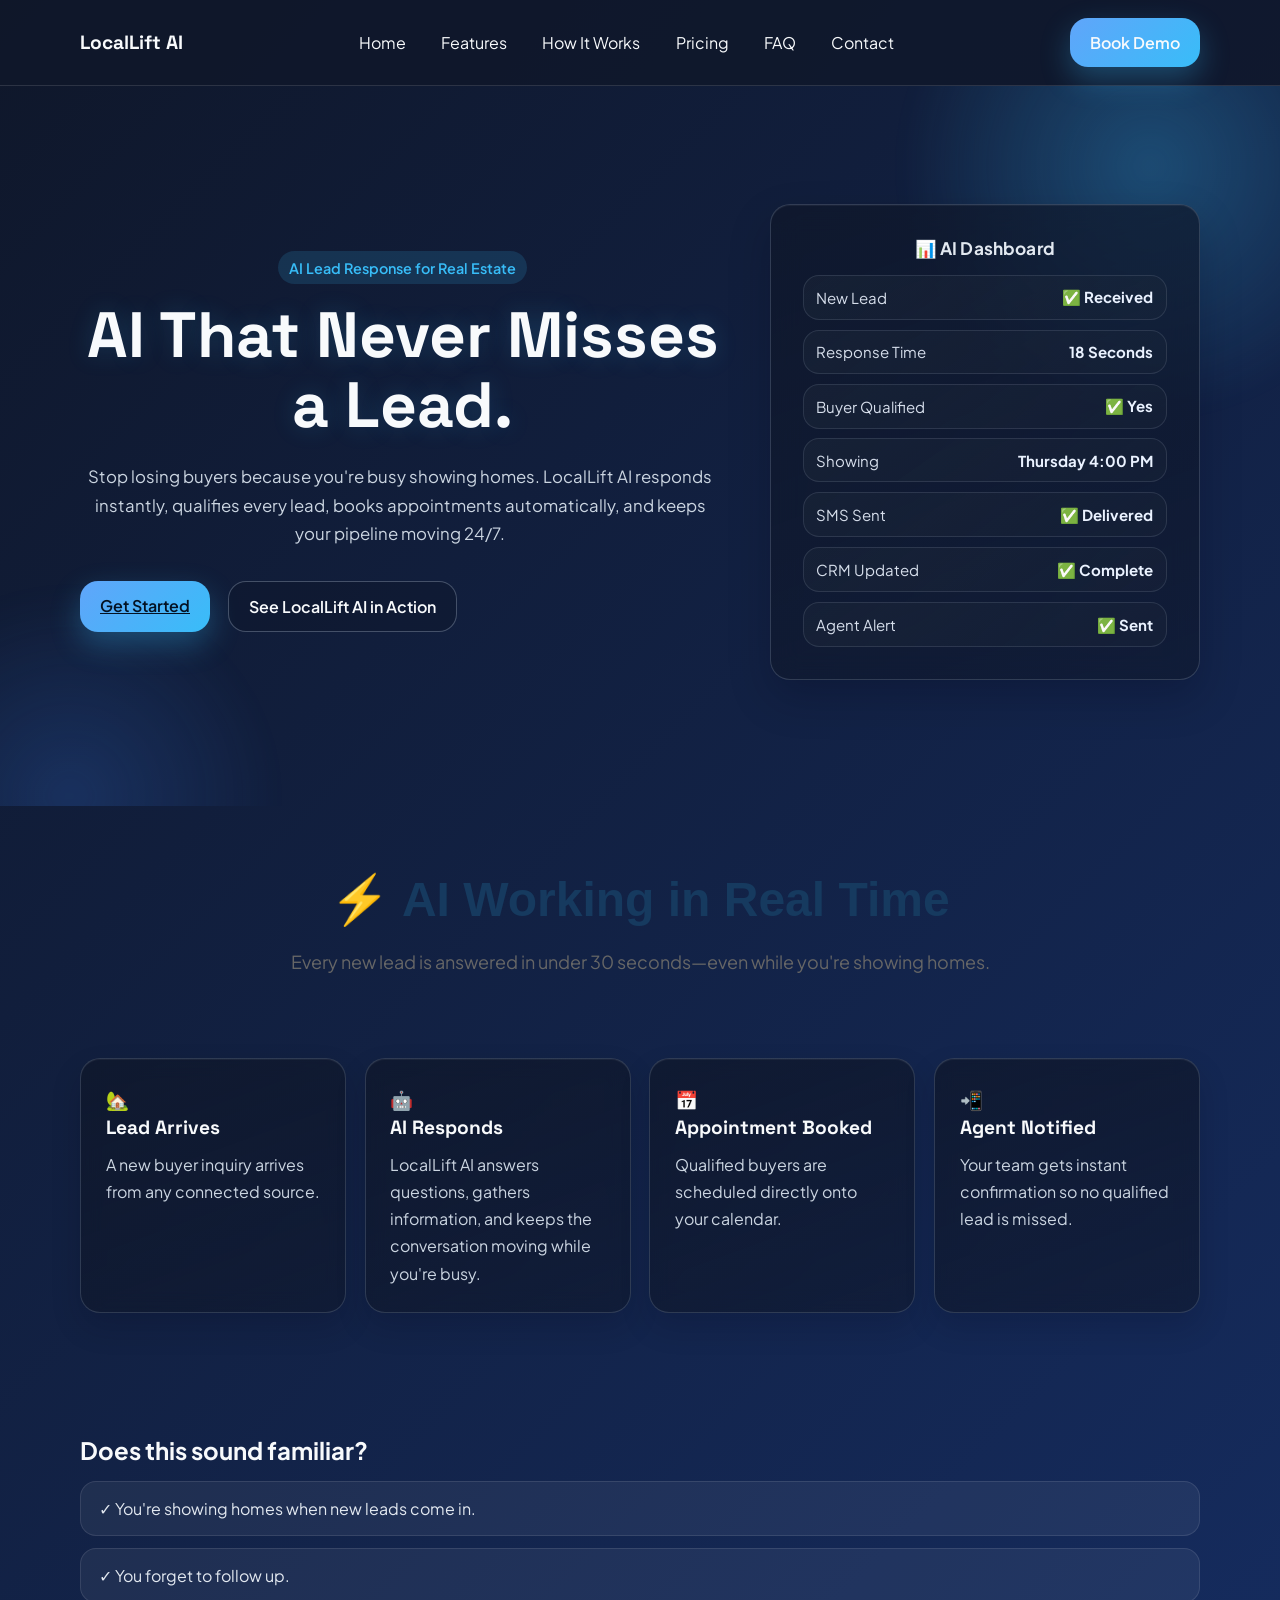
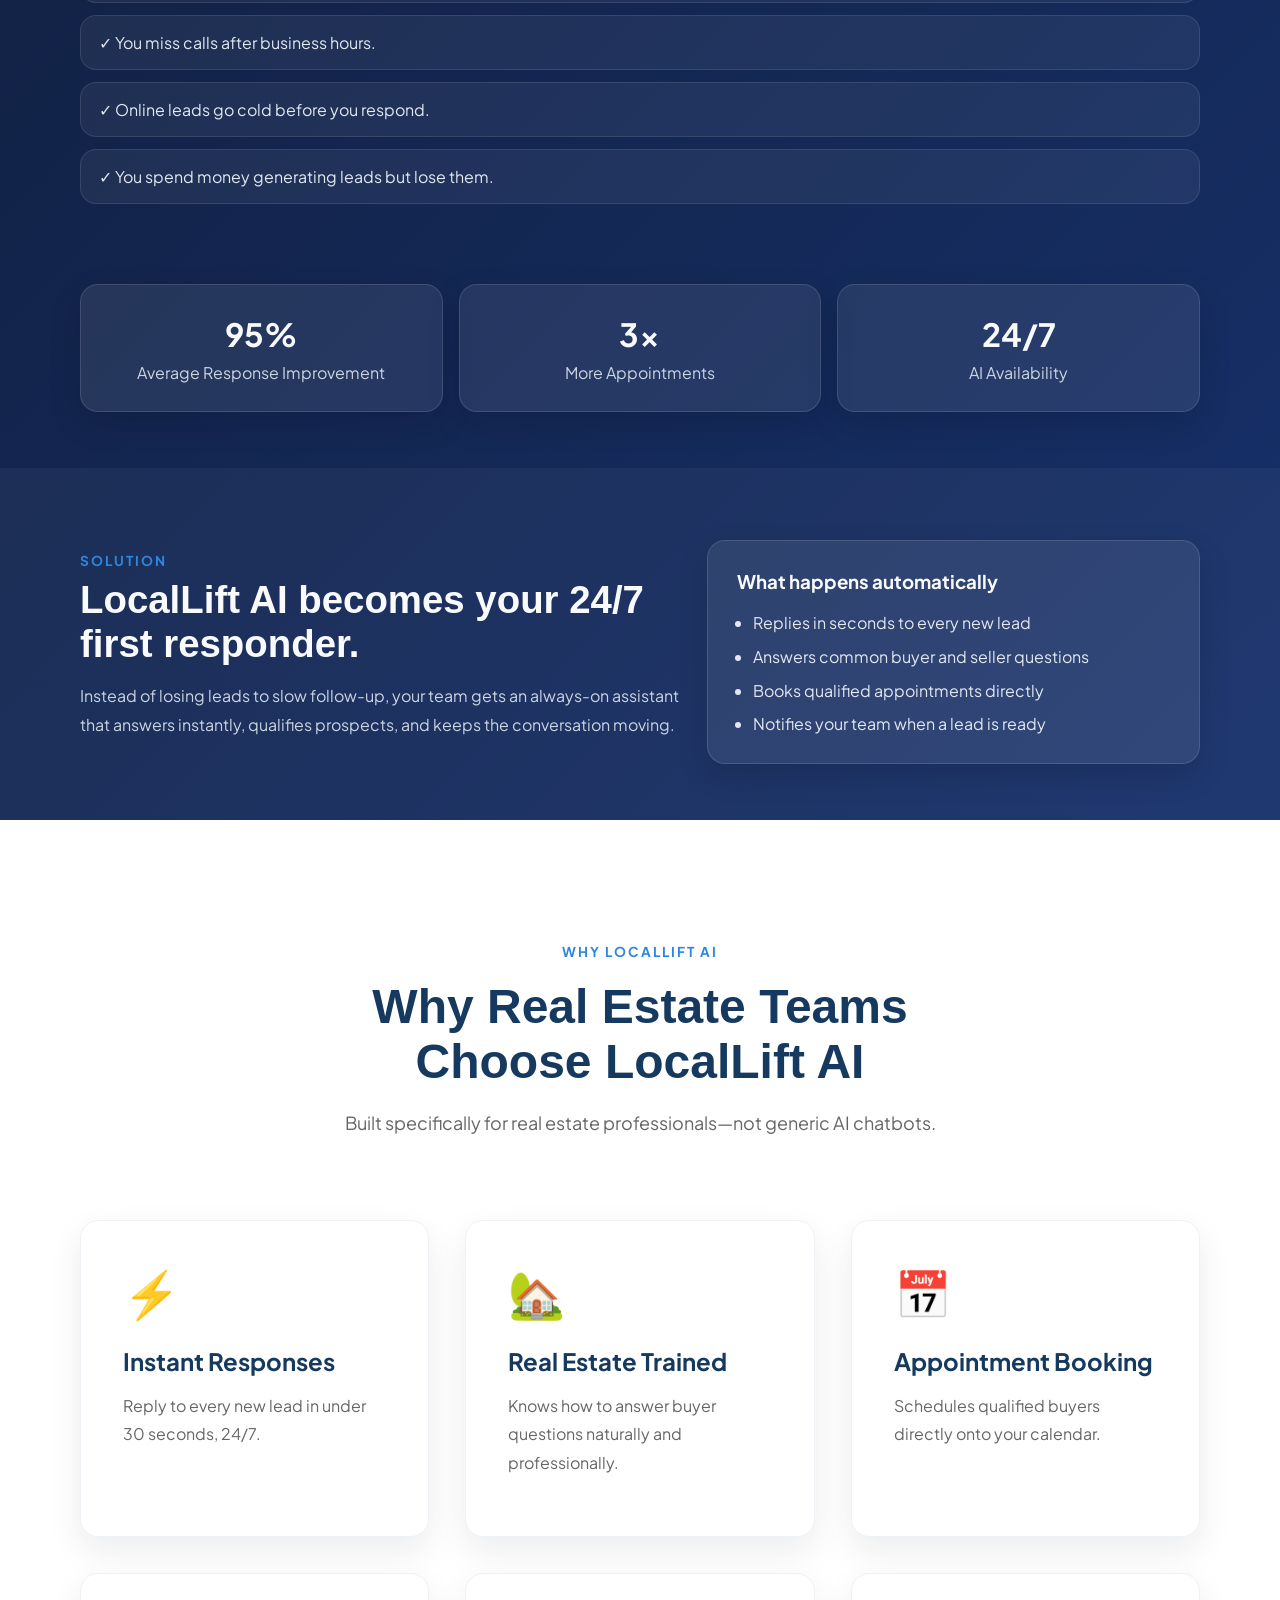
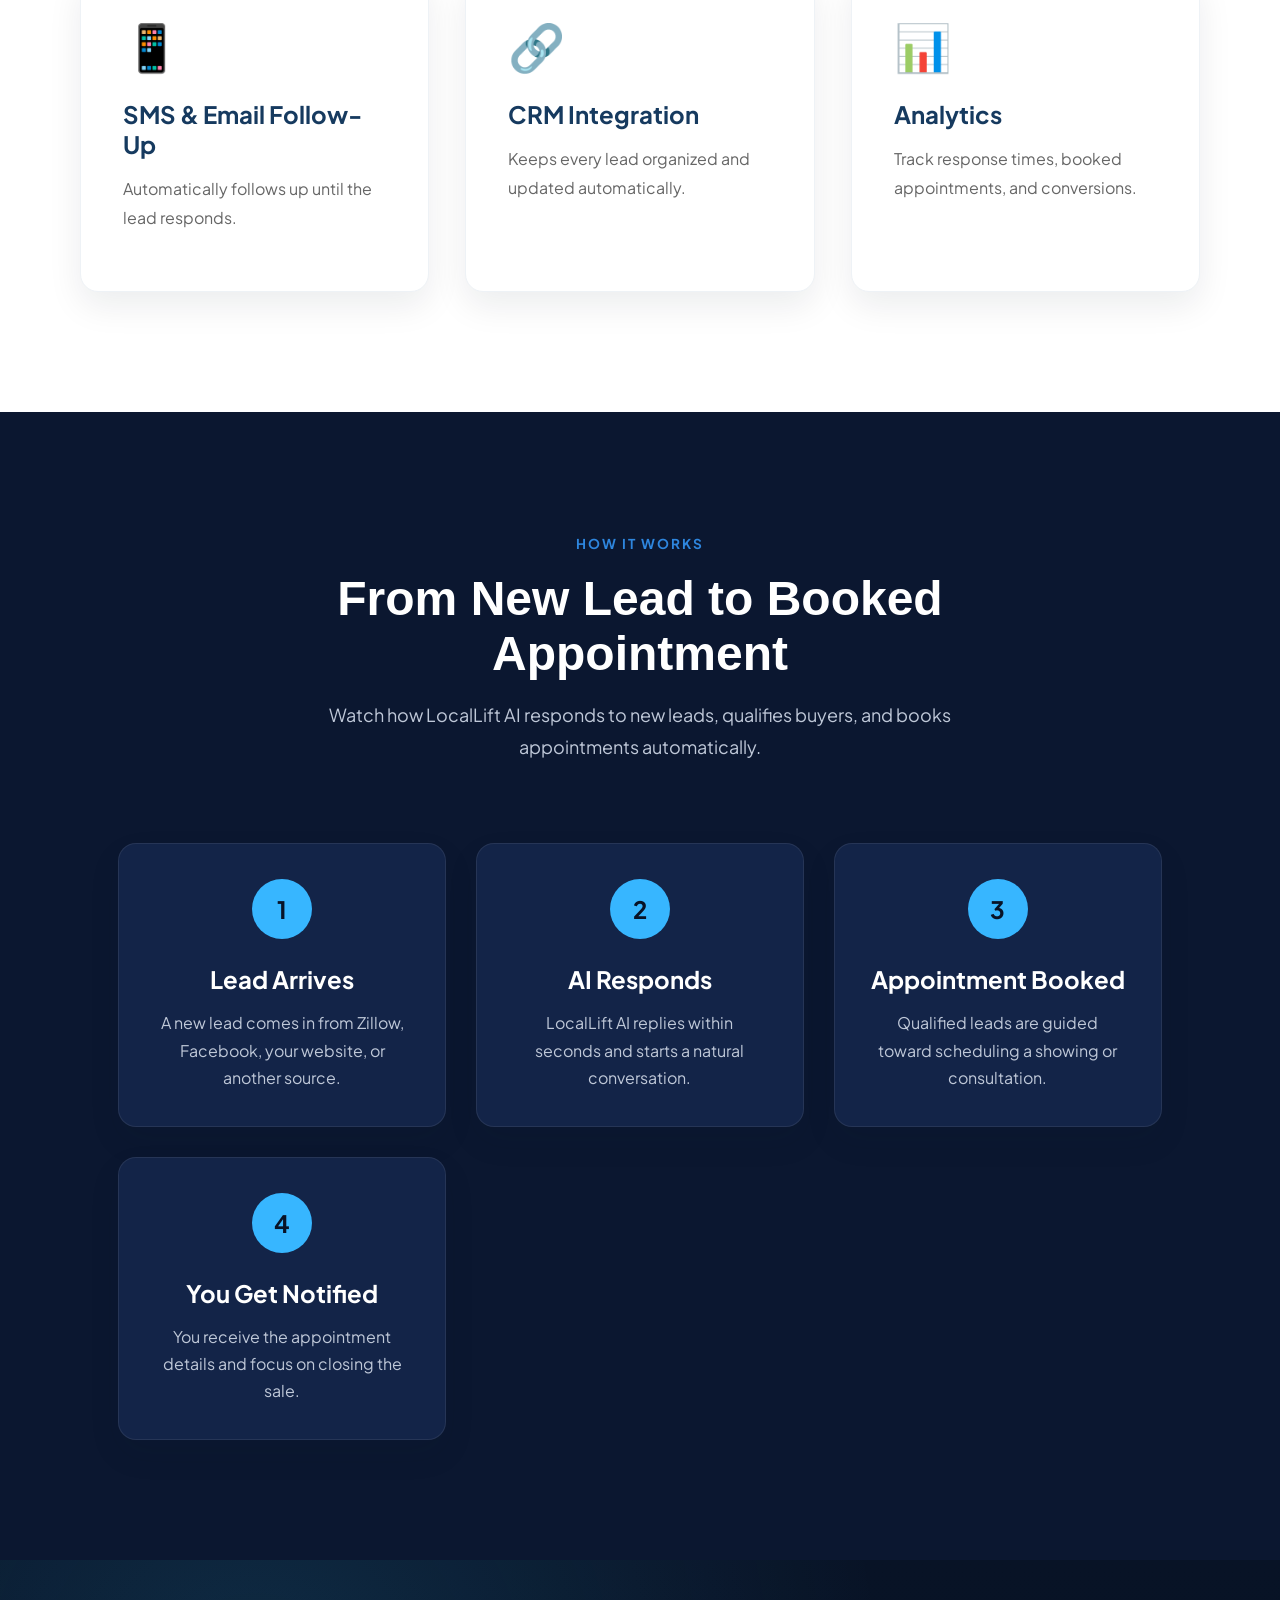
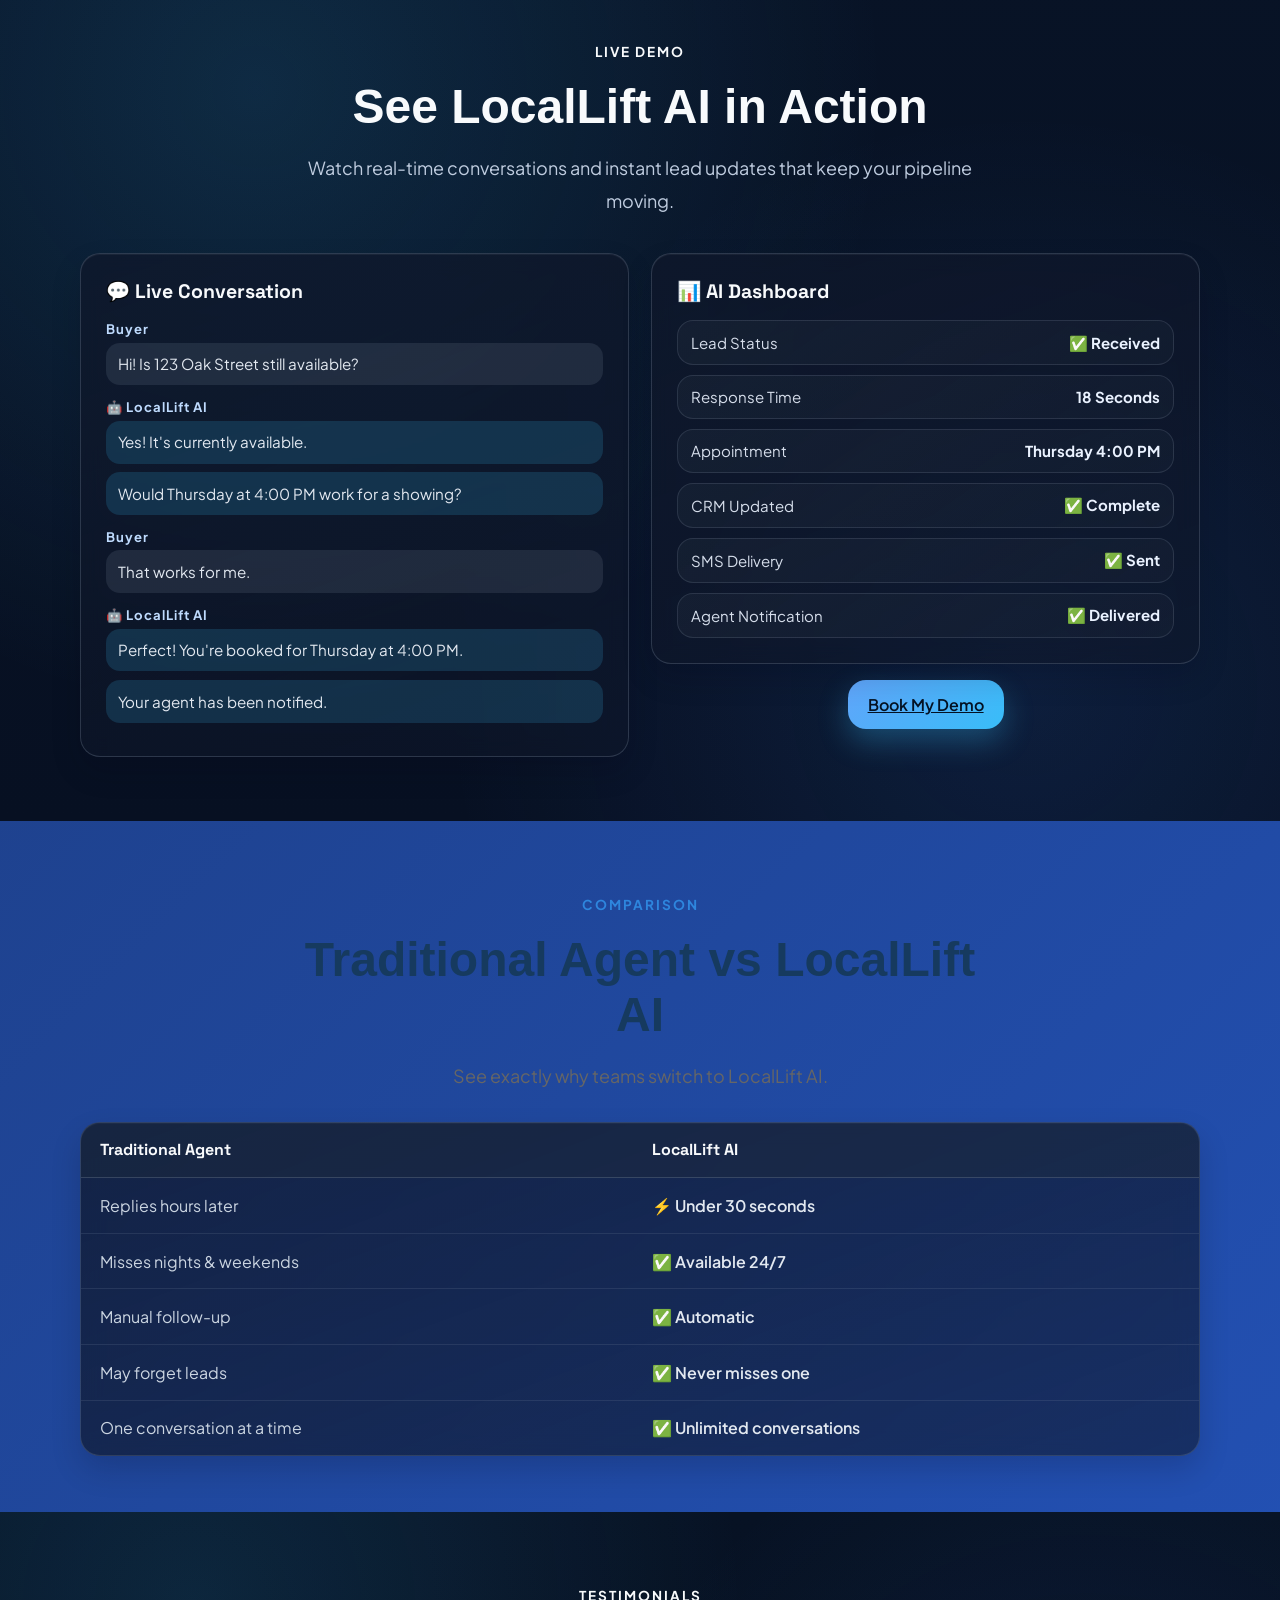
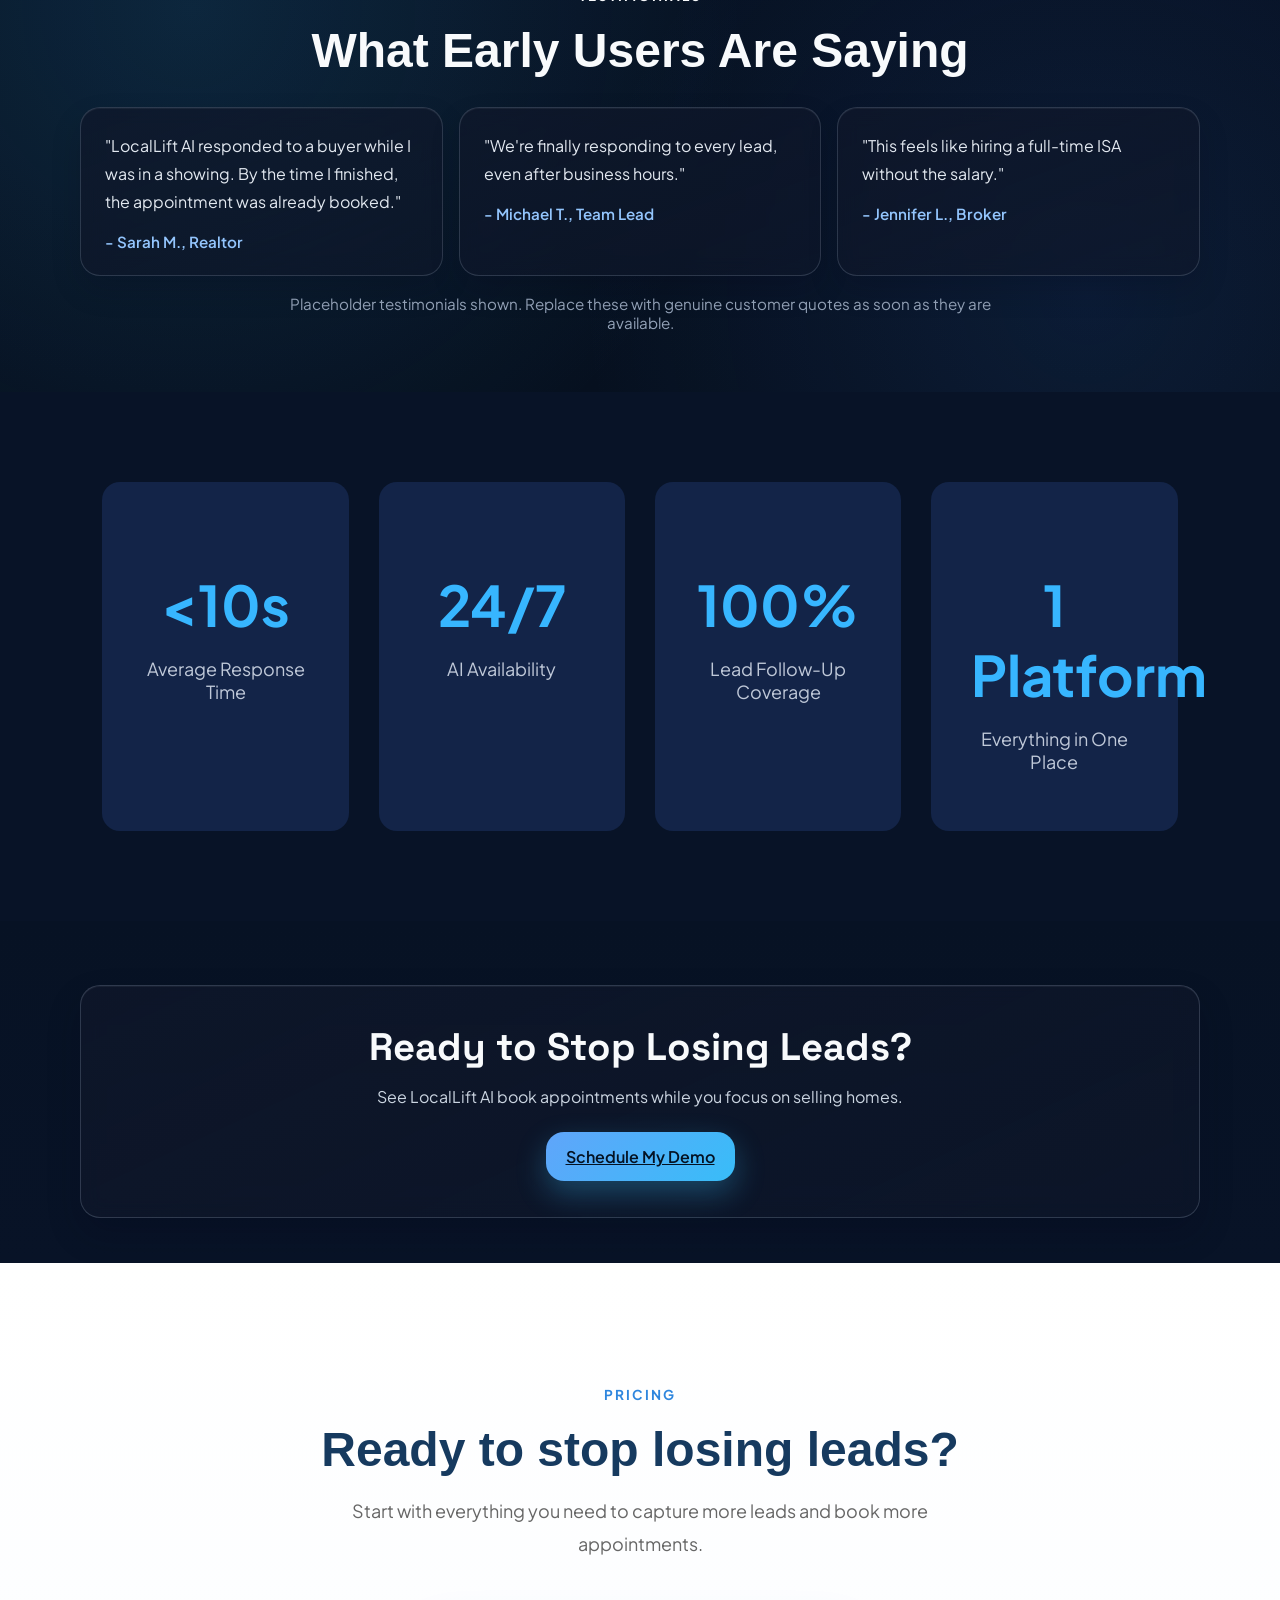
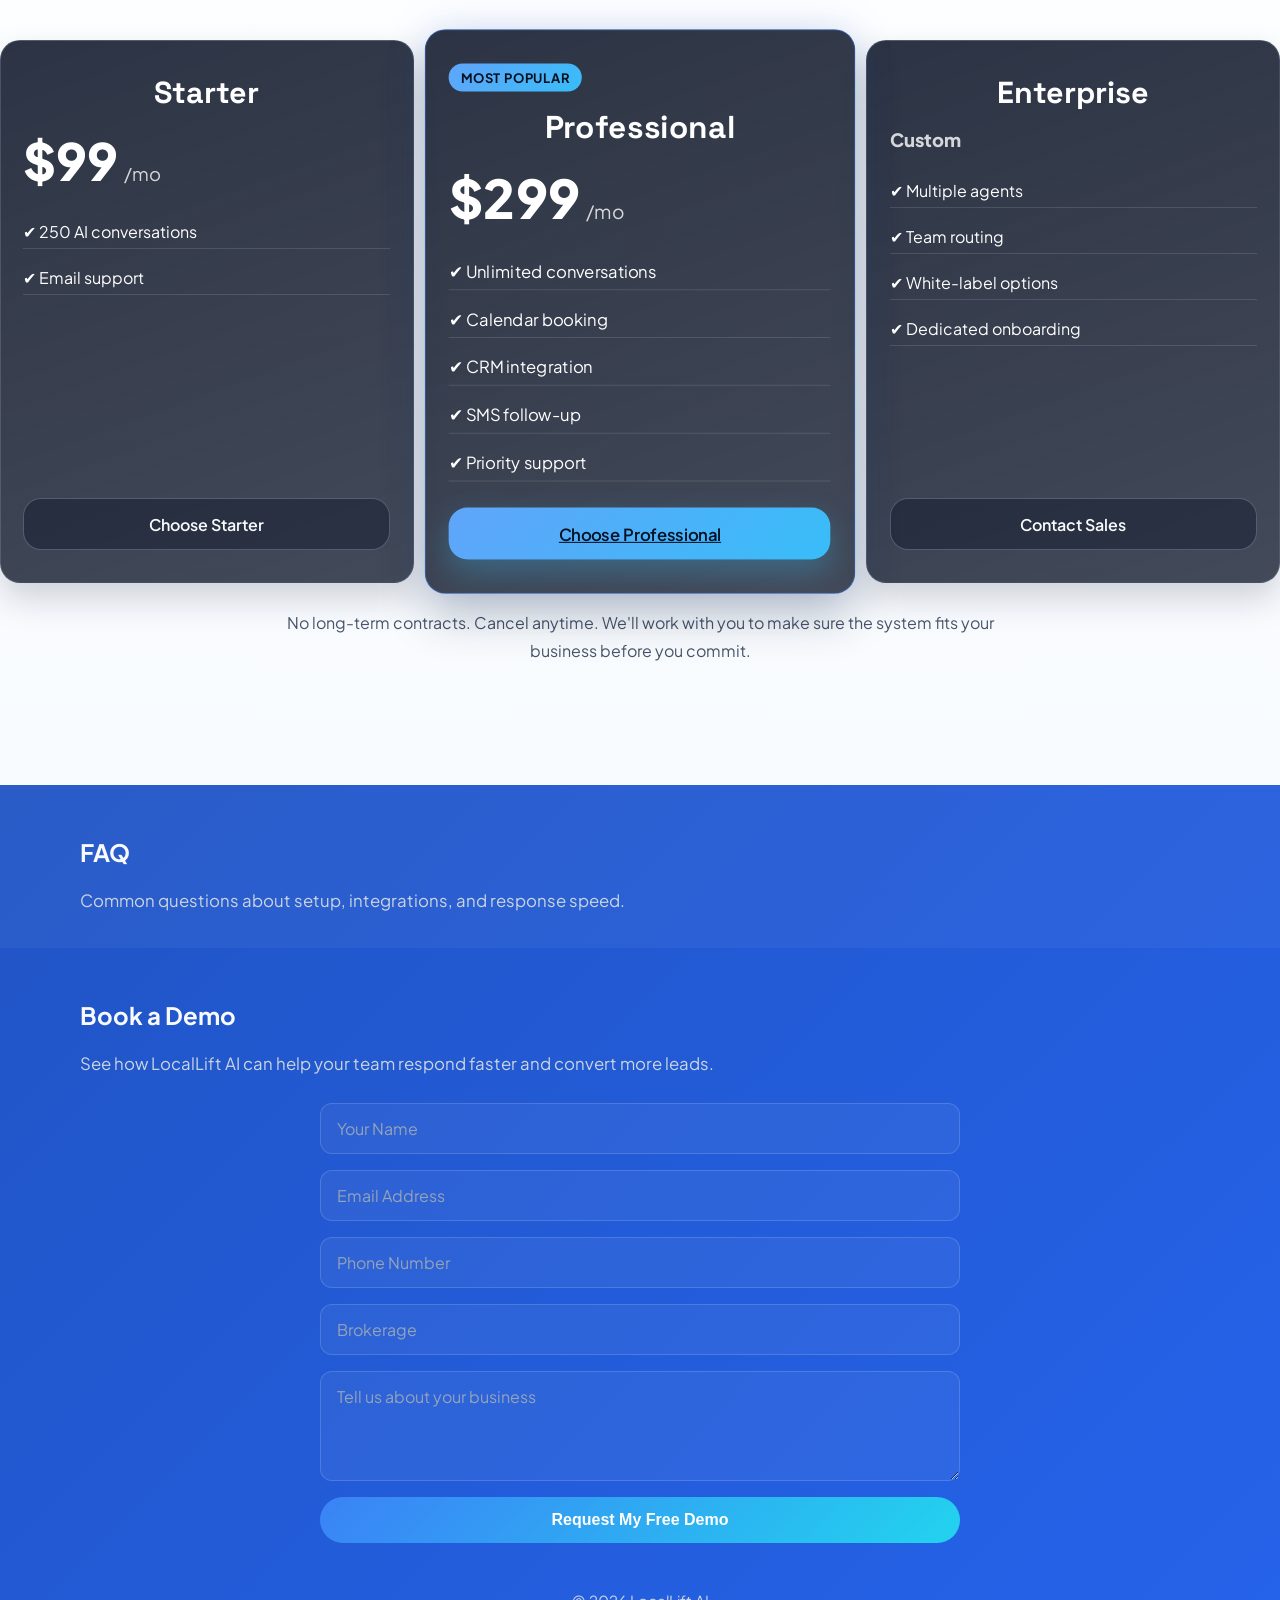
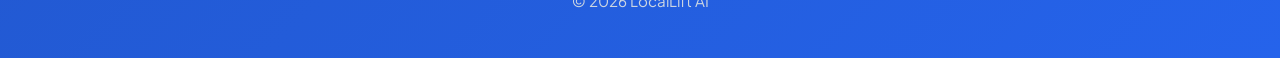
<file: index.html>
<!DOCTYPE html>
<html lang="en">
  <head>
    <meta charset="UTF-8" />
    <meta name="viewport" content="width=device-width, initial-scale=1.0" />
    <title>LocalLift AI | Never Miss Another Real Estate Opportunity</title>
    <meta
      name="description"
      content="LocalLift AI helps real estate teams capture leads faster and respond with confidence."
    />
    <link rel="stylesheet" href="css/style.css" />
    <link rel="stylesheet" href="css/how-it-works.css" />
    <link rel="stylesheet" href="css/stats.css" />
    <link rel="stylesheet" href="css/footer.css" />
    <link rel="preconnect" href="https://fonts.googleapis.com" />
    <link rel="preconnect" href="https://fonts.gstatic.com" crossorigin />
    <link
      href="https://fonts.googleapis.com/css2?family=Plus+Jakarta+Sans:wght@400;500;600;700;800&family=Space+Grotesk:wght@600;700&display=swap"
      rel="stylesheet"
    />
  </head>
  <body>
    <header class="navbar">
      <div class="container">
        <div class="logo">LocalLift AI</div>

        <nav>
          <a href="#hero">Home</a>
          <a href="#features">Features</a>
          <a href="#how-it-works">How It Works</a>
          <a href="#pricing">Pricing</a>
          <a href="#faq">FAQ</a>
          <a href="#contact">Contact</a>
        </nav>

        <a href="contact.html" class="btn-nav">Book Demo</a>
      </div>
    </header>

    <section id="hero" class="hero">
      <div class="container hero-grid">
        <div class="hero-content">
          <span class="badge">AI Lead Response for Real Estate</span>
          <h1>AI That Never Misses a Lead.</h1>
          <p>
            Stop losing buyers because you're busy showing homes. LocalLift AI responds
            instantly, qualifies every lead, books appointments automatically, and keeps
            your pipeline moving 24/7.
          </p>

          <div class="hero-buttons">
            <a href="#" class="btn-primary">Get Started</a>
            <a href="#" class="btn-secondary">See LocalLift AI in Action</a>
          </div>
        </div>

        <div class="hero-card">
          <h4 class="conversation-title">📊 AI Dashboard</h4>
          <div class="dashboard-rows">
            <div class="dashboard-row">
              <span>New Lead</span>
              <strong>✅ Received</strong>
            </div>
            <div class="dashboard-row">
              <span>Response Time</span>
              <strong>18 Seconds</strong>
            </div>
            <div class="dashboard-row">
              <span>Buyer Qualified</span>
              <strong>✅ Yes</strong>
            </div>
            <div class="dashboard-row">
              <span>Showing</span>
              <strong>Thursday 4:00 PM</strong>
            </div>
            <div class="dashboard-row">
              <span>SMS Sent</span>
              <strong>✅ Delivered</strong>
            </div>
            <div class="dashboard-row">
              <span>CRM Updated</span>
              <strong>✅ Complete</strong>
            </div>
            <div class="dashboard-row">
              <span>Agent Alert</span>
              <strong>✅ Sent</strong>
            </div>
          </div>
        </div>
      </div>
    </section>

    <section id="how-locallift-works" class="workflow-section">
      <div class="container">
        <div class="section-title workflow-title">
          <h2>⚡ AI Working in Real Time</h2>
          <p class="workflow-intro">
            Every new lead is answered in under 30 seconds—even while you're showing homes.
          </p>
        </div>
        <div class="workflow-grid">
          <article class="workflow-card step-card">
            <p class="workflow-meta">🏡</p>
            <h3>Lead Arrives</h3>
            <p>A new buyer inquiry arrives from any connected source.</p>
          </article>
          <article class="workflow-card step-card">
            <p class="workflow-meta">🤖</p>
            <h3>AI Responds</h3>
            <p>
              LocalLift AI answers questions, gathers information, and keeps the conversation
              moving while you're busy.
            </p>
          </article>
          <article class="workflow-card step-card">
            <p class="workflow-meta">📅</p>
            <h3>Appointment Booked</h3>
            <p>Qualified buyers are scheduled directly onto your calendar.</p>
          </article>
          <article class="workflow-card step-card">
            <p class="workflow-meta">📲</p>
            <h3>Agent Notified</h3>
            <p>Your team gets instant confirmation so no qualified lead is missed.</p>
          </article>
        </div>
      </div>
    </section>

    <section id="problem" class="problem">
      <div class="container">
        <h2>Does this sound familiar?</h2>
        <ul>
          <li>✓ You're showing homes when new leads come in.</li>
          <li>✓ You forget to follow up.</li>
          <li>✓ You miss calls after business hours.</li>
          <li>✓ Online leads go cold before you respond.</li>
          <li>✓ You spend money generating leads but lose them.</li>
        </ul>
      </div>
    </section>

    <section class="stats-section">
      <div class="container stats-grid">
        <div class="stat-card">
          <h3>95%</h3>
          <p>Average Response Improvement</p>
        </div>
        <div class="stat-card">
          <h3>3×</h3>
          <p>More Appointments</p>
        </div>
        <div class="stat-card">
          <h3>24/7</h3>
          <p>AI Availability</p>
        </div>
      </div>
    </section>

    <section id="solution" class="solution-section">
      <div class="container solution-grid">
        <div class="solution-copy">
          <span class="eyebrow">SOLUTION</span>
          <h2>LocalLift AI becomes your 24/7 first responder.</h2>
          <p>
            Instead of losing leads to slow follow-up, your team gets an always-on assistant
            that answers instantly, qualifies prospects, and keeps the conversation moving.
          </p>
        </div>

        <div class="solution-card">
          <h3>What happens automatically</h3>
          <ul>
            <li>Replies in seconds to every new lead</li>
            <li>Answers common buyer and seller questions</li>
            <li>Books qualified appointments directly</li>
            <li>Notifies your team when a lead is ready</li>
          </ul>
        </div>
      </div>
    </section>

    <section id="features" class="features">
      <div class="container">
        <div class="section-title">
          <span>WHY LOCALLIFT AI</span>
          <h2>Why Real Estate Teams Choose LocalLift AI</h2>
          <p>
            Built specifically for real estate professionals—not generic AI chatbots.
          </p>
        </div>

        <div class="feature-grid">
          <div class="feature-card">
            <div class="icon">⚡</div>
            <h3>Instant Responses</h3>
            <p>Reply to every new lead in under 30 seconds, 24/7.</p>
          </div>

          <div class="feature-card">
            <div class="icon">🏡</div>
            <h3>Real Estate Trained</h3>
            <p>Knows how to answer buyer questions naturally and professionally.</p>
          </div>

          <div class="feature-card">
            <div class="icon">📅</div>
            <h3>Appointment Booking</h3>
            <p>Schedules qualified buyers directly onto your calendar.</p>
          </div>

          <div class="feature-card">
            <div class="icon">📱</div>
            <h3>SMS &amp; Email Follow-Up</h3>
            <p>Automatically follows up until the lead responds.</p>
          </div>

          <div class="feature-card">
            <div class="icon">🔗</div>
            <h3>CRM Integration</h3>
            <p>Keeps every lead organized and updated automatically.</p>
          </div>

          <div class="feature-card">
            <div class="icon">📊</div>
            <h3>Analytics</h3>
            <p>Track response times, booked appointments, and conversions.</p>
          </div>
        </div>
      </div>
    </section>

    <section id="how-it-works" class="how-it-works">
      <div class="container">
        <div class="section-title">
          <span>HOW IT WORKS</span>
          <h2>From New Lead to Booked Appointment</h2>
          <p>
            Watch how LocalLift AI responds to new leads, qualifies buyers, and books
            appointments automatically.
          </p>
        </div>

        <div class="steps">
          <div class="step">
            <div class="step-number">1</div>
            <h3>Lead Arrives</h3>
            <p>A new lead comes in from Zillow, Facebook, your website, or another source.</p>
          </div>

          <div class="step">
            <div class="step-number">2</div>
            <h3>AI Responds</h3>
            <p>LocalLift AI replies within seconds and starts a natural conversation.</p>
          </div>

          <div class="step">
            <div class="step-number">3</div>
            <h3>Appointment Booked</h3>
            <p>Qualified leads are guided toward scheduling a showing or consultation.</p>
          </div>

          <div class="step">
            <div class="step-number">4</div>
            <h3>You Get Notified</h3>
            <p>You receive the appointment details and focus on closing the sale.</p>
          </div>
        </div>
      </div>
    </section>

    <section id="live-demo" class="action-section">
      <div class="container">
        <div class="section-title action-title">
          <span>LIVE DEMO</span>
          <h2>See LocalLift AI in Action</h2>
          <p>
            Watch real-time conversations and instant lead updates that keep your pipeline
            moving.
          </p>
        </div>

        <div class="action-grid">
          <article class="action-card conversation-card">
            <h3>💬 Live Conversation</h3>

            <p class="chat-speaker">Buyer</p>
            <p class="chat-line">Hi! Is 123 Oak Street still available?</p>

            <p class="chat-speaker">🤖 LocalLift AI</p>
            <p class="chat-line ai-reply">Yes! It's currently available.</p>
            <p class="chat-line ai-reply">Would Thursday at 4:00 PM work for a showing?</p>

            <p class="chat-speaker">Buyer</p>
            <p class="chat-line">That works for me.</p>

            <p class="chat-speaker">🤖 LocalLift AI</p>
            <p class="chat-line ai-reply">Perfect! You're booked for Thursday at 4:00 PM.</p>
            <p class="chat-line ai-reply">Your agent has been notified.</p>
          </article>

          <div class="action-panel">
            <article class="action-card dashboard-card">
              <h3>📊 AI Dashboard</h3>
              <div class="dashboard-rows">
                <div class="dashboard-row">
                  <span>Lead Status</span>
                  <strong>✅ Received</strong>
                </div>
                <div class="dashboard-row">
                  <span>Response Time</span>
                  <strong>18 Seconds</strong>
                </div>
                <div class="dashboard-row">
                  <span>Appointment</span>
                  <strong>Thursday 4:00 PM</strong>
                </div>
                <div class="dashboard-row">
                  <span>CRM Updated</span>
                  <strong>✅ Complete</strong>
                </div>
                <div class="dashboard-row">
                  <span>SMS Delivery</span>
                  <strong>✅ Sent</strong>
                </div>
                <div class="dashboard-row">
                  <span>Agent Notification</span>
                  <strong>✅ Delivered</strong>
                </div>
              </div>
            </article>

            <div class="action-cta-wrap">
              <a href="demo.html" class="btn-primary">Book My Demo</a>
            </div>
          </div>
        </div>
      </div>
    </section>

    <section id="comparison" class="comparison-section">
      <div class="container">
        <div class="section-title comparison-title">
          <span>COMPARISON</span>
          <h2>Traditional Agent vs LocalLift AI</h2>
          <p>See exactly why teams switch to LocalLift AI.</p>
        </div>

        <div class="comparison-table-wrap">
          <table class="comparison-table" aria-label="Traditional Agent versus LocalLift AI">
            <thead>
              <tr>
                <th>Traditional Agent</th>
                <th>LocalLift AI</th>
              </tr>
            </thead>
            <tbody>
              <tr>
                <td>Replies hours later</td>
                <td>⚡ Under 30 seconds</td>
              </tr>
              <tr>
                <td>Misses nights &amp; weekends</td>
                <td>✅ Available 24/7</td>
              </tr>
              <tr>
                <td>Manual follow-up</td>
                <td>✅ Automatic</td>
              </tr>
              <tr>
                <td>May forget leads</td>
                <td>✅ Never misses one</td>
              </tr>
              <tr>
                <td>One conversation at a time</td>
                <td>✅ Unlimited conversations</td>
              </tr>
            </tbody>
          </table>
        </div>
      </div>
    </section>

    <section id="testimonials" class="testimonials-section">
      <div class="container">
        <div class="section-title testimonials-title">
          <span>TESTIMONIALS</span>
          <h2>What Early Users Are Saying</h2>
        </div>

        <div class="testimonials-grid">
          <article class="testimonial-card">
            <p class="testimonial-quote">
              "LocalLift AI responded to a buyer while I was in a showing. By the time I
              finished, the appointment was already booked."
            </p>
            <p class="testimonial-author">- Sarah M., Realtor</p>
          </article>

          <article class="testimonial-card">
            <p class="testimonial-quote">
              "We're finally responding to every lead, even after business hours."
            </p>
            <p class="testimonial-author">- Michael T., Team Lead</p>
          </article>

          <article class="testimonial-card">
            <p class="testimonial-quote">
              "This feels like hiring a full-time ISA without the salary."
            </p>
            <p class="testimonial-author">- Jennifer L., Broker</p>
          </article>
        </div>

        <p class="testimonial-note">
          Placeholder testimonials shown. Replace these with genuine customer quotes as soon as
          they are available.
        </p>
      </div>
    </section>

    <section class="stats">
      <div class="stat">
        <h2>&lt;10s</h2>
        <p>Average Response Time</p>
      </div>

      <div class="stat">
        <h2>24/7</h2>
        <p>AI Availability</p>
      </div>

      <div class="stat">
        <h2>100%</h2>
        <p>Lead Follow-Up Coverage</p>
      </div>

      <div class="stat">
        <h2>1 Platform</h2>
        <p>Everything in One Place</p>
      </div>
    </section>

    <section id="pre-pricing-cta" class="cta-banner-section">
      <div class="container">
        <div class="cta-banner-card">
          <h2>Ready to Stop Losing Leads?</h2>
          <p>See LocalLift AI book appointments while you focus on selling homes.</p>
          <a href="contact.html" class="btn-primary">Schedule My Demo</a>
        </div>
      </div>
    </section>

    <section id="pricing" class="pricing">
      <div class="section-title">
        <span>PRICING</span>
        <h2>Ready to stop losing leads?</h2>
        <p>Start with everything you need to capture more leads and book more appointments.</p>
      </div>

      <div class="pricing-grid">
        <article class="pricing-plan">
          <h3>Starter</h3>
          <div class="price">
            <span class="amount">$99</span>
            <span class="month">/mo</span>
          </div>
          <ul>
            <li>✔ 250 AI conversations</li>
            <li>✔ Email support</li>
          </ul>
          <a href="contact.html" class="btn-secondary">Choose Starter</a>
        </article>

        <article class="pricing-plan featured-plan">
          <p class="plan-badge">Most Popular</p>
          <h3>Professional</h3>
          <div class="price">
            <span class="amount">$299</span>
            <span class="month">/mo</span>
          </div>
          <ul>
            <li>✔ Unlimited conversations</li>
            <li>✔ Calendar booking</li>
            <li>✔ CRM integration</li>
            <li>✔ SMS follow-up</li>
            <li>✔ Priority support</li>
          </ul>
          <a href="contact.html" class="btn-primary">Choose Professional</a>
        </article>

        <article class="pricing-plan">
          <h3>Enterprise</h3>
          <div class="price">
            <span class="amount">Custom</span>
          </div>
          <ul>
            <li>✔ Multiple agents</li>
            <li>✔ Team routing</li>
            <li>✔ White-label options</li>
            <li>✔ Dedicated onboarding</li>
          </ul>
          <a href="contact.html" class="btn-secondary">Contact Sales</a>
        </article>
      </div>

      <div class="pricing-note">
        <p>
          No long-term contracts. Cancel anytime. We'll work with you to make sure the system
          fits your business before you commit.
        </p>
      </div>
    </section>

    <section id="faq" class="content-section alt">
      <div class="container">
        <h2>FAQ</h2>
        <p>Common questions about setup, integrations, and response speed.</p>
      </div>
    </section>

    <section id="contact" class="content-section">
      <div class="container">
        <h2>Book a Demo</h2>
        <p>See how LocalLift AI can help your team respond faster and convert more leads.</p>
        <form>
          <input type="text" placeholder="Your Name" />

          <input type="email" placeholder="Email Address" />

          <input type="tel" placeholder="Phone Number" />

          <input type="text" placeholder="Brokerage" />

          <textarea placeholder="Tell us about your business"></textarea>

          <button type="submit">Request My Free Demo</button>
        </form>
      </div>
    </section>

    <footer class="footer">
      <div class="container">© 2026 LocalLift AI</div>
    </footer>

    <script src="js/script.js"></script>
  </body>
</html>
</file>
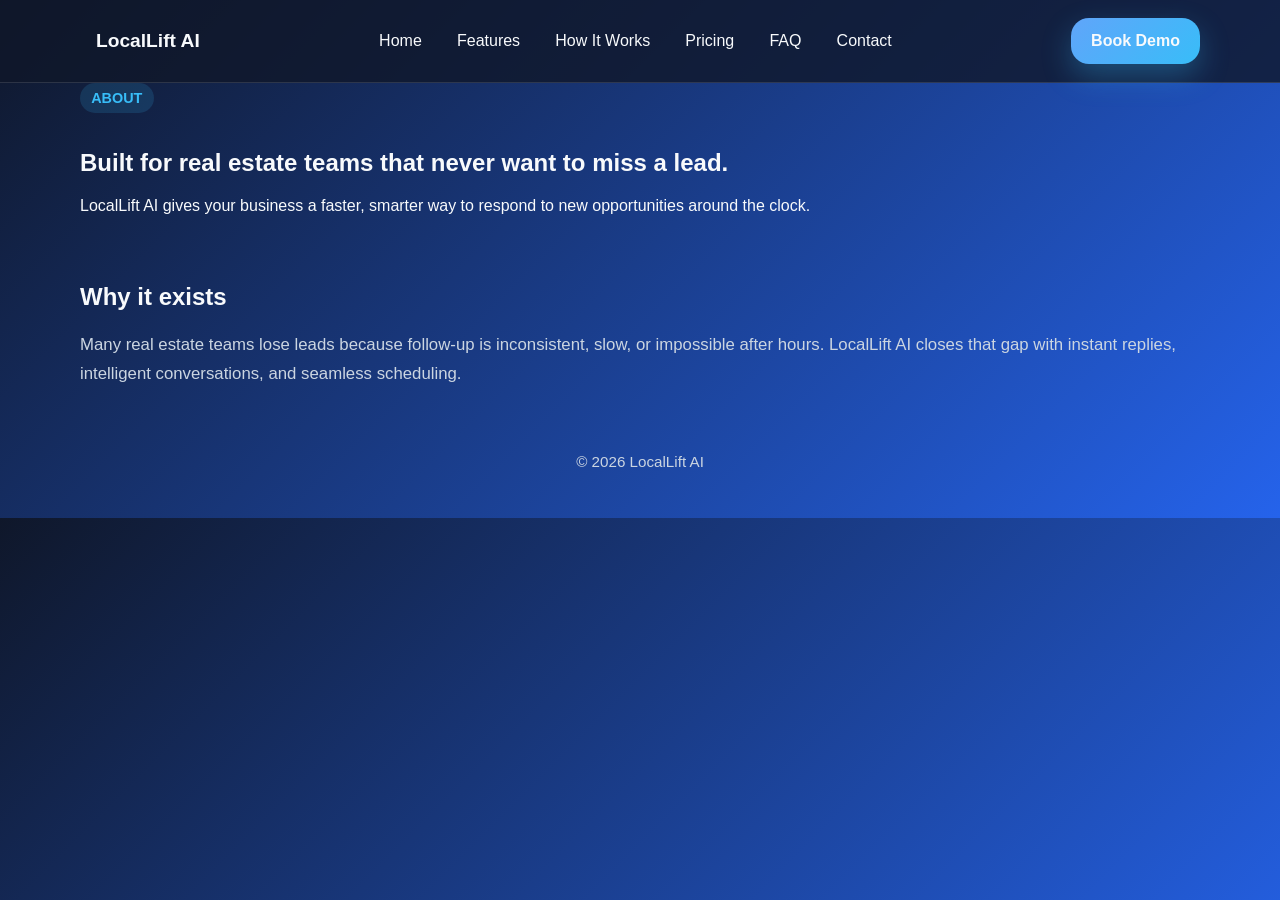
<file: about.html>
<!DOCTYPE html>
<html lang="en">
  <head>
    <meta charset="UTF-8" />
    <meta name="viewport" content="width=device-width, initial-scale=1.0" />
    <title>About | LocalLift AI</title>
    <meta name="description" content="Learn how LocalLift AI helps real estate teams respond faster and convert more leads." />
    <link rel="stylesheet" href="css/style.css" />
    <link rel="stylesheet" href="css/responsive.css" />
    <link rel="stylesheet" href="css/animations.css" />
    <link rel="preconnect" href="https://fonts.googleapis.com" />
    <link rel="preconnect" href="https://fonts.gstatic.com" crossorigin />
    <link href="https://fonts.googleapis.com/css2?family=Inter:wght@400;500;600;700&family=Poppins:wght@600;700;800&display=swap" rel="stylesheet" />
  </head>
  <body>
    <header class="navbar">
      <div class="container">
        <a href="index.html" class="logo">LocalLift AI</a>
        <nav>
          <a href="index.html">Home</a>
          <a href="index.html#features">Features</a>
          <a href="index.html#how-it-works">How It Works</a>
          <a href="index.html#pricing">Pricing</a>
          <a href="index.html#faq">FAQ</a>
          <a href="index.html#contact">Contact</a>
        </nav>
        <a href="contact.html" class="btn-nav">Book Demo</a>
      </div>
    </header>

    <main>
      <section class="page-hero">
        <div class="container">
          <span class="badge">ABOUT</span>
          <h1>Built for real estate teams that never want to miss a lead.</h1>
          <p>LocalLift AI gives your business a faster, smarter way to respond to new opportunities around the clock.</p>
        </div>
      </section>

      <section class="content-section">
        <div class="container">
          <h2>Why it exists</h2>
          <p>Many real estate teams lose leads because follow-up is inconsistent, slow, or impossible after hours. LocalLift AI closes that gap with instant replies, intelligent conversations, and seamless scheduling.</p>
        </div>
      </section>
    </main>

    <footer class="footer">
      <div class="container">© 2026 LocalLift AI</div>
    </footer>

    <script src="js/script.js"></script>
  </body>
</html>
</file>
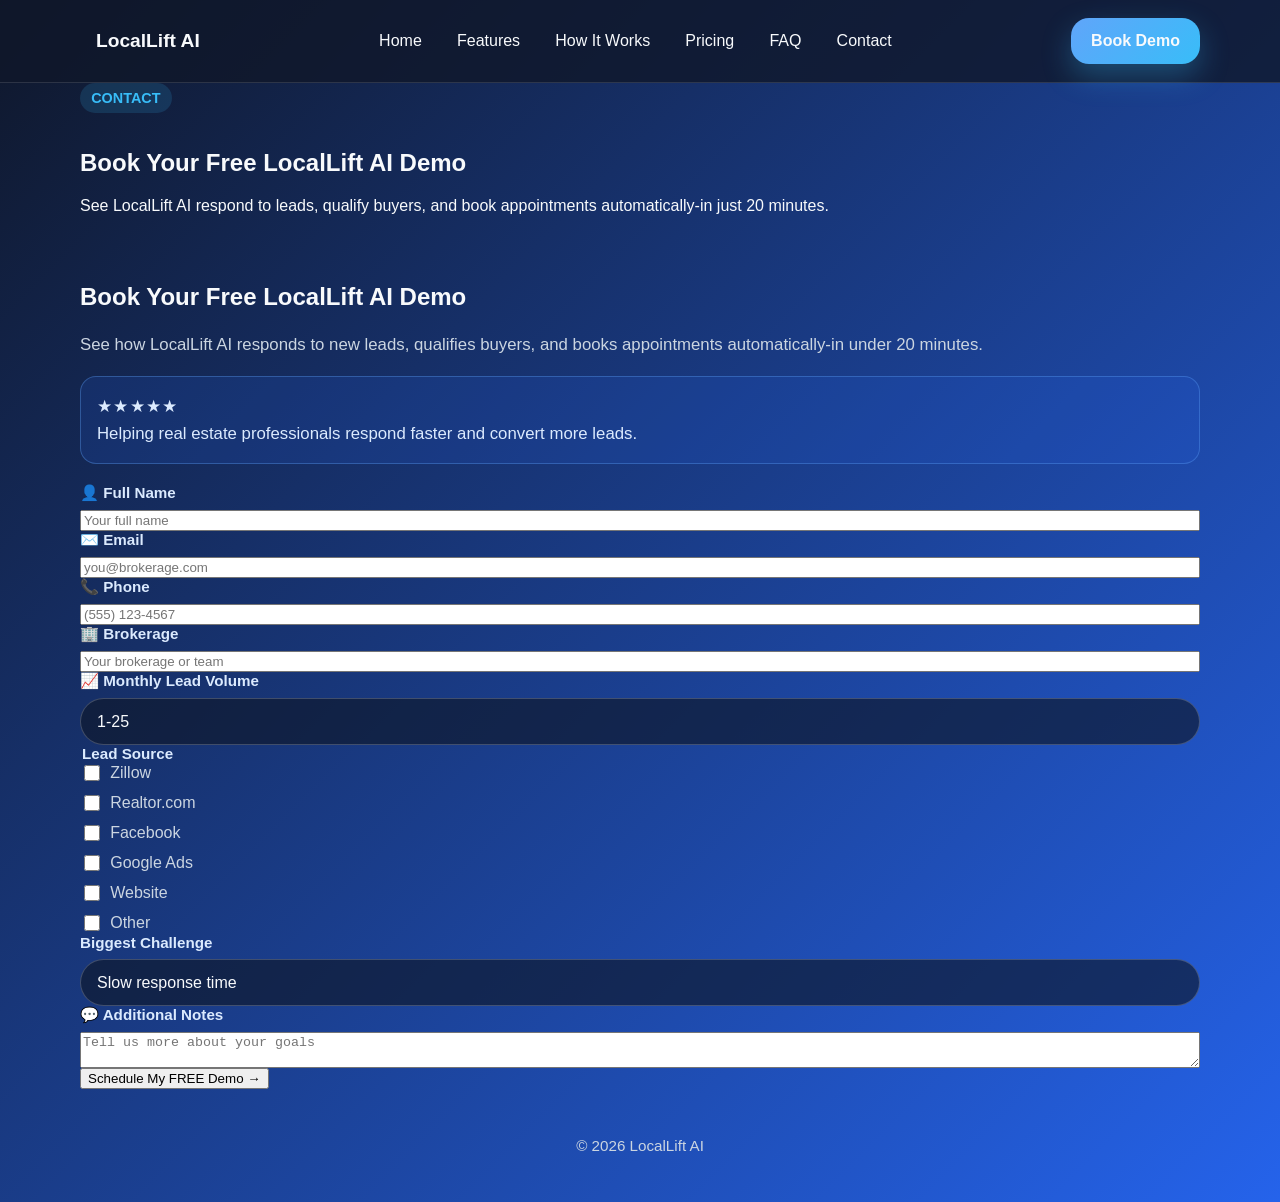
<file: contact.html>
<!DOCTYPE html>
<html lang="en">
  <head>
    <meta charset="UTF-8" />
    <meta name="viewport" content="width=device-width, initial-scale=1.0" />
    <title>Contact | LocalLift AI</title>
    <meta name="description" content="Contact LocalLift AI to book your free demo and see how the platform works." />
    <link rel="stylesheet" href="css/style.css" />
    <link rel="stylesheet" href="css/responsive.css" />
    <link rel="stylesheet" href="css/animations.css" />
    <link rel="preconnect" href="https://fonts.googleapis.com" />
    <link rel="preconnect" href="https://fonts.gstatic.com" crossorigin />
    <link href="https://fonts.googleapis.com/css2?family=Inter:wght@400;500;600;700&family=Poppins:wght@600;700;800&display=swap" rel="stylesheet" />
  </head>
  <body>
    <header class="navbar">
      <div class="container">
        <a href="index.html" class="logo">LocalLift AI</a>
        <nav>
          <a href="index.html">Home</a>
          <a href="index.html#features">Features</a>
          <a href="index.html#how-it-works">How It Works</a>
          <a href="index.html#pricing">Pricing</a>
          <a href="index.html#faq">FAQ</a>
          <a href="index.html#contact" class="active">Contact</a>
        </nav>
        <a href="contact.html" class="btn-nav">Book Demo</a>
      </div>
    </header>

    <main>
      <section class="page-hero">
        <div class="container">
          <span class="badge">CONTACT</span>
          <h1>Book Your Free LocalLift AI Demo</h1>
          <p>
            See LocalLift AI respond to leads, qualify buyers, and book appointments
            automatically-in just 20 minutes.
          </p>
        </div>
      </section>

      <section class="content-section">
        <div class="container">
          <h2>Book Your Free LocalLift AI Demo</h2>
          <p>
            See how LocalLift AI responds to new leads, qualifies buyers, and books
            appointments automatically-in under 20 minutes.
          </p>

          <div class="contact-proof">
            <p class="trust-stars">★★★★★</p>
            <p>
              Helping real estate professionals respond faster and convert more leads.
            </p>
          </div>

          <form>
            <label class="form-group">
              <span>👤 Full Name</span>
              <input type="text" placeholder="Your full name" />
            </label>

            <label class="form-group">
              <span>✉️ Email</span>
              <input type="email" placeholder="you@brokerage.com" />
            </label>

            <label class="form-group">
              <span>📞 Phone</span>
              <input type="tel" placeholder="(555) 123-4567" />
            </label>

            <label class="form-group">
              <span>🏢 Brokerage</span>
              <input type="text" placeholder="Your brokerage or team" />
            </label>

            <label class="form-group">
              <span>📈 Monthly Lead Volume</span>
              <select>
                <option>1-25</option>
                <option>26-100</option>
                <option>101-500</option>
                <option>500+</option>
              </select>
            </label>

            <fieldset class="form-group checkbox-group">
              <legend>Lead Source</legend>
              <label><input type="checkbox" /> Zillow</label>
              <label><input type="checkbox" /> Realtor.com</label>
              <label><input type="checkbox" /> Facebook</label>
              <label><input type="checkbox" /> Google Ads</label>
              <label><input type="checkbox" /> Website</label>
              <label><input type="checkbox" /> Other</label>
            </fieldset>

            <label class="form-group">
              <span>Biggest Challenge</span>
              <select>
                <option>Slow response time</option>
                <option>Too many leads</option>
                <option>Missed follow-up</option>
                <option>Booking appointments</option>
                <option>Lead qualification</option>
                <option>Other</option>
              </select>
            </label>

            <label class="form-group">
              <span>💬 Additional Notes</span>
              <textarea placeholder="Tell us more about your goals"></textarea>
            </label>

            <button type="submit">Schedule My FREE Demo &rarr;</button>
          </form>
        </div>
      </section>
    </main>

    <footer class="footer">
      <div class="container">© 2026 LocalLift AI</div>
    </footer>

    <script src="js/script.js"></script>
  </body>
</html>
</file>
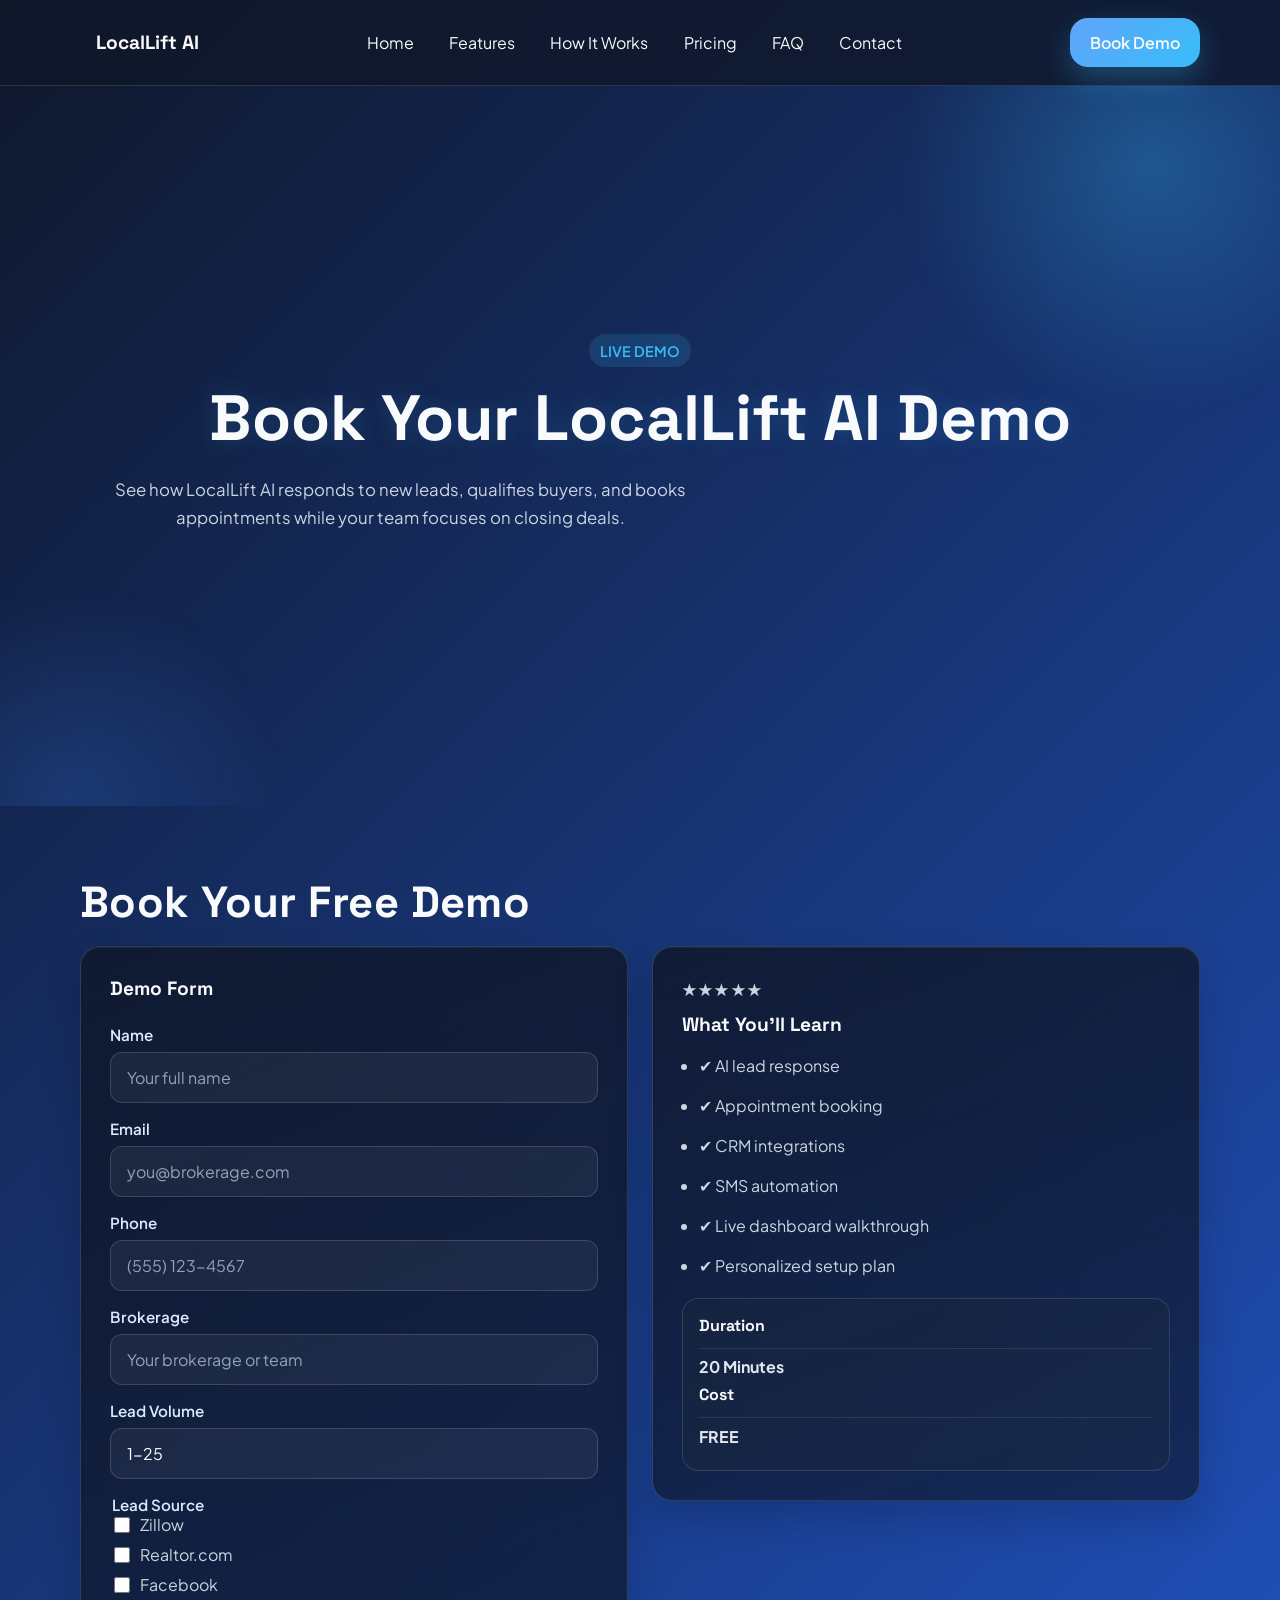
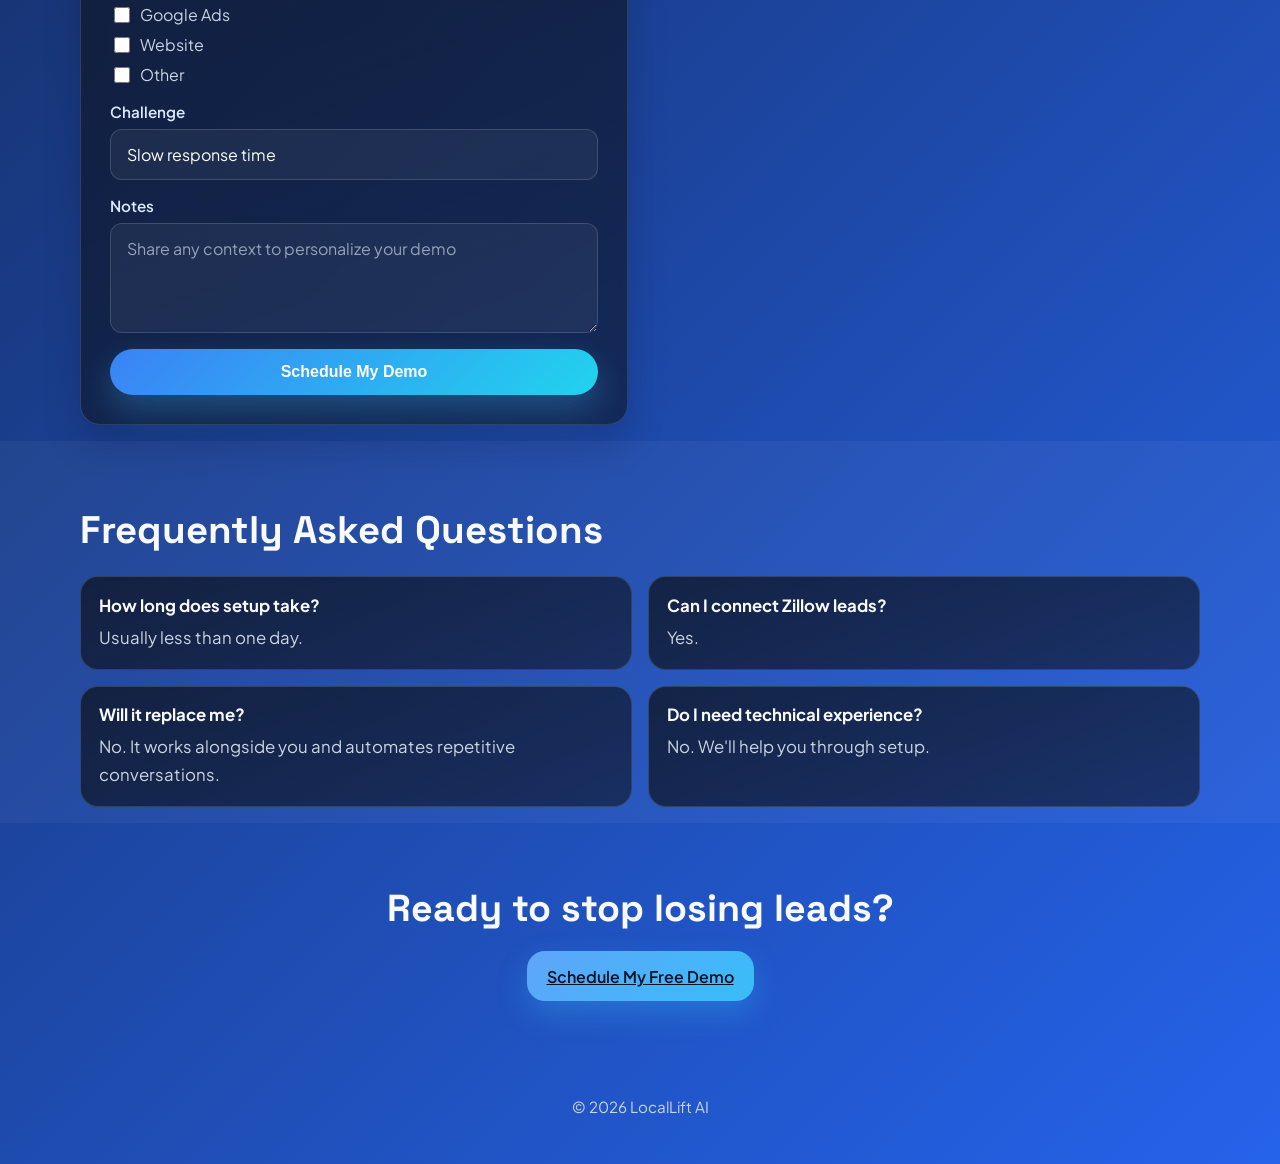
<file: demo.html>
<!DOCTYPE html>
<html lang="en">
  <head>
    <meta charset="UTF-8" />
    <meta name="viewport" content="width=device-width, initial-scale=1.0" />
    <title>Book My Demo | LocalLift AI</title>
    <meta
      name="description"
      content="Book your LocalLift AI demo and see how your team can respond faster and book more appointments."
    />
    <link rel="stylesheet" href="css/style.css" />
    <link rel="stylesheet" href="css/responsive.css" />
    <link rel="stylesheet" href="css/animations.css" />
    <link rel="preconnect" href="https://fonts.googleapis.com" />
    <link rel="preconnect" href="https://fonts.gstatic.com" crossorigin />
    <link
      href="https://fonts.googleapis.com/css2?family=Plus+Jakarta+Sans:wght@400;500;600;700;800&family=Space+Grotesk:wght@600;700&display=swap"
      rel="stylesheet"
    />
  </head>
  <body>
    <header class="navbar">
      <div class="container">
        <a href="index.html" class="logo">LocalLift AI</a>
        <nav>
          <a href="index.html">Home</a>
          <a href="index.html#features">Features</a>
          <a href="index.html#how-it-works">How It Works</a>
          <a href="index.html#pricing">Pricing</a>
          <a href="index.html#faq">FAQ</a>
          <a href="index.html#contact">Contact</a>
        </nav>
        <a href="contact.html" class="btn-nav">Book Demo</a>
      </div>
    </header>

    <main>
      <section class="hero">
        <div class="container">
          <span class="badge">LIVE DEMO</span>
          <h1>Book Your LocalLift AI Demo</h1>
          <p>
            See how LocalLift AI responds to new leads, qualifies buyers, and books
            appointments while your team focuses on closing deals.
          </p>
        </div>
      </section>

      <section id="contact" class="content-section demo-section">
        <div class="container">
          <h2>Book Your Free Demo</h2>
          <div class="demo-layout">
            <div class="demo-form-card">
              <h3>Demo Form</h3>
              <form>
                <label class="form-group">
                  <span>Name</span>
                  <input type="text" placeholder="Your full name" />
                </label>

                <label class="form-group">
                  <span>Email</span>
                  <input type="email" placeholder="you@brokerage.com" />
                </label>

                <label class="form-group">
                  <span>Phone</span>
                  <input type="tel" placeholder="(555) 123-4567" />
                </label>

                <label class="form-group">
                  <span>Brokerage</span>
                  <input type="text" placeholder="Your brokerage or team" />
                </label>

                <label class="form-group">
                  <span>Lead Volume</span>
                  <select>
                    <option>1-25</option>
                    <option>26-100</option>
                    <option>101-500</option>
                    <option>500+</option>
                  </select>
                </label>

                <fieldset class="form-group checkbox-group">
                  <legend>Lead Source</legend>
                  <label><input type="checkbox" /> Zillow</label>
                  <label><input type="checkbox" /> Realtor.com</label>
                  <label><input type="checkbox" /> Facebook</label>
                  <label><input type="checkbox" /> Google Ads</label>
                  <label><input type="checkbox" /> Website</label>
                  <label><input type="checkbox" /> Other</label>
                </fieldset>

                <label class="form-group">
                  <span>Challenge</span>
                  <select>
                    <option>Slow response time</option>
                    <option>Too many leads</option>
                    <option>Missed follow-up</option>
                    <option>Booking appointments</option>
                    <option>Lead qualification</option>
                    <option>Other</option>
                  </select>
                </label>

                <label class="form-group">
                  <span>Notes</span>
                  <textarea placeholder="Share any context to personalize your demo"></textarea>
                </label>

                <button type="submit">Schedule My Demo</button>
              </form>
            </div>

            <aside class="demo-info-card">
              <p class="trust-stars">★★★★★</p>
              <h3>What You'll Learn</h3>
              <ul>
                <li>✔ AI lead response</li>
                <li>✔ Appointment booking</li>
                <li>✔ CRM integrations</li>
                <li>✔ SMS automation</li>
                <li>✔ Live dashboard walkthrough</li>
                <li>✔ Personalized setup plan</li>
              </ul>

              <div class="demo-details-card">
                <h4>Duration</h4>
                <div class="demo-detail-row">
                  <strong>20 Minutes</strong>
                </div>
                <h4>Cost</h4>
                <div class="demo-detail-row">
                  <strong>FREE</strong>
                </div>
              </div>
            </aside>
          </div>
        </div>
      </section>

      <section class="content-section alt demo-faq-section">
        <div class="container">
          <h2>Frequently Asked Questions</h2>
          <div class="demo-faq-grid">
            <article class="demo-faq-item">
              <h3>How long does setup take?</h3>
              <p>Usually less than one day.</p>
            </article>
            <article class="demo-faq-item">
              <h3>Can I connect Zillow leads?</h3>
              <p>Yes.</p>
            </article>
            <article class="demo-faq-item">
              <h3>Will it replace me?</h3>
              <p>
                No. It works alongside you and automates repetitive conversations.
              </p>
            </article>
            <article class="demo-faq-item">
              <h3>Do I need technical experience?</h3>
              <p>No. We'll help you through setup.</p>
            </article>
          </div>
        </div>
      </section>

      <section class="demo-footer-cta">
        <div class="container">
          <h2>Ready to stop losing leads?</h2>
          <a href="#contact" class="btn-primary">Schedule My Free Demo</a>
        </div>
      </section>
    </main>

    <footer class="footer">
      <div class="container">© 2026 LocalLift AI</div>
    </footer>

    <script src="js/script.js"></script>
  </body>
</html>
</file>
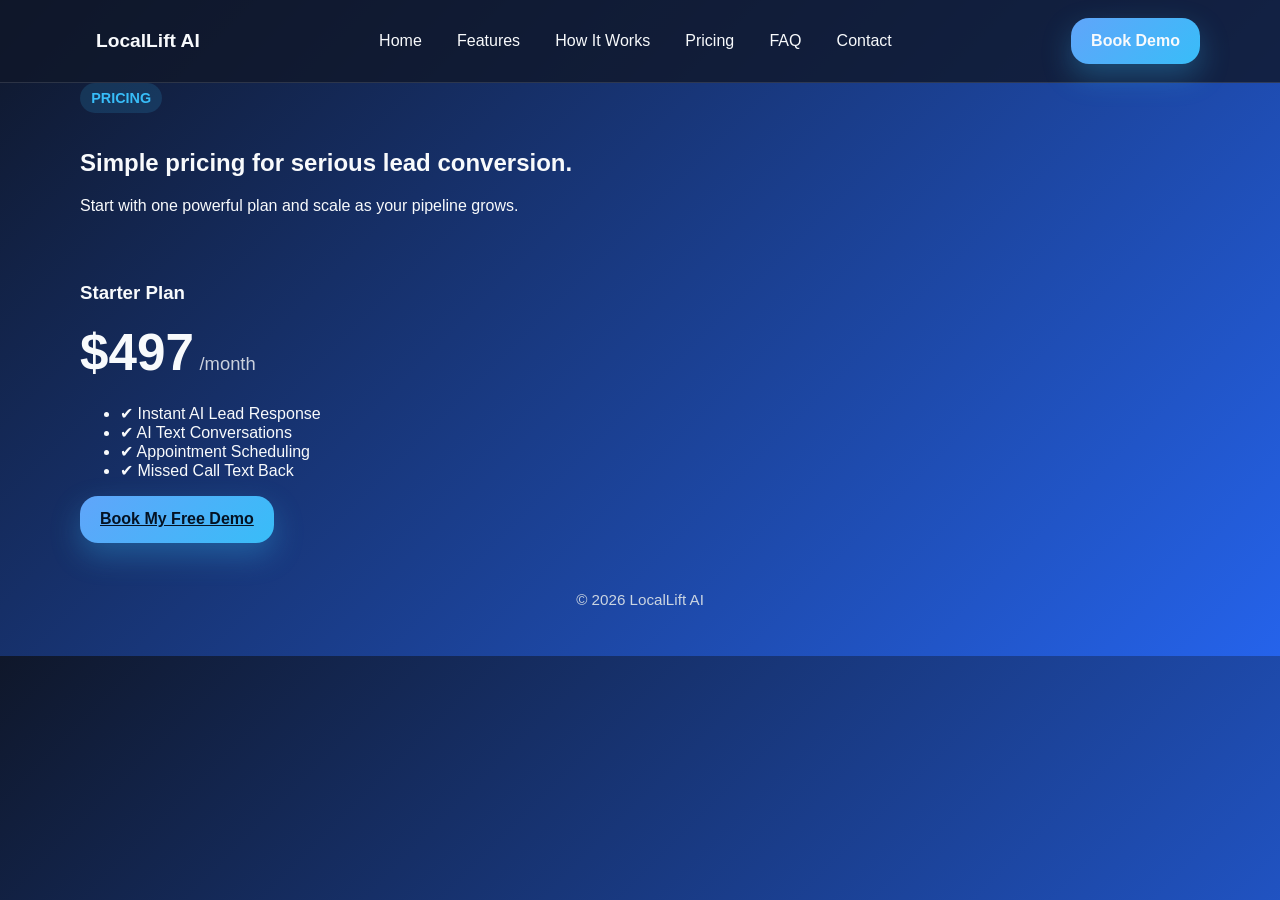
<file: pricing.html>
<!DOCTYPE html>
<html lang="en">
  <head>
    <meta charset="UTF-8" />
    <meta name="viewport" content="width=device-width, initial-scale=1.0" />
    <title>Pricing | LocalLift AI</title>
    <meta name="description" content="Review LocalLift AI pricing and choose the plan that fits your team." />
    <link rel="stylesheet" href="css/style.css" />
    <link rel="stylesheet" href="css/responsive.css" />
    <link rel="stylesheet" href="css/animations.css" />
    <link rel="preconnect" href="https://fonts.googleapis.com" />
    <link rel="preconnect" href="https://fonts.gstatic.com" crossorigin />
    <link href="https://fonts.googleapis.com/css2?family=Inter:wght@400;500;600;700&family=Poppins:wght@600;700;800&display=swap" rel="stylesheet" />
  </head>
  <body>
    <header class="navbar">
      <div class="container">
        <a href="index.html" class="logo">LocalLift AI</a>
        <nav>
          <a href="index.html">Home</a>
          <a href="index.html#features">Features</a>
          <a href="index.html#how-it-works">How It Works</a>
          <a href="index.html#pricing" class="active">Pricing</a>
          <a href="index.html#faq">FAQ</a>
          <a href="index.html#contact">Contact</a>
        </nav>
        <a href="contact.html" class="btn-nav">Book Demo</a>
      </div>
    </header>

    <main>
      <section class="page-hero">
        <div class="container">
          <span class="badge">PRICING</span>
          <h1>Simple pricing for serious lead conversion.</h1>
          <p>Start with one powerful plan and scale as your pipeline grows.</p>
        </div>
      </section>

      <section class="content-section">
        <div class="container">
          <div class="pricing-card">
            <h3>Starter Plan</h3>
            <div class="price">
              <span class="amount">$497</span>
              <span>/month</span>
            </div>
            <ul>
              <li>✔ Instant AI Lead Response</li>
              <li>✔ AI Text Conversations</li>
              <li>✔ Appointment Scheduling</li>
              <li>✔ Missed Call Text Back</li>
            </ul>
            <a href="contact.html" class="btn-primary">Book My Free Demo</a>
          </div>
        </div>
      </section>
    </main>

    <footer class="footer">
      <div class="container">© 2026 LocalLift AI</div>
    </footer>

    <script src="js/script.js"></script>
  </body>
</html>
</file>
<file: css/style.css>
@import url('variables.css');
@import url('navbar.css');
@import url('hero.css');
@import url('features.css');
@import url('pricing.css');
@import url('footer.css');

* {
  box-sizing: border-box;
}

html {
  scroll-behavior: smooth;
}

body {
  margin: 0;
  font-family: 'Plus Jakarta Sans', Arial, sans-serif;
  background: linear-gradient(135deg, var(--bg-dark), var(--accent-strong));
  color: var(--text-main);
}

.container {
  width: min(1120px, calc(100% - 2rem));
  margin: 0 auto;
}

.navbar {
  padding: 1.1rem 0;
}

.navbar .container {
  display: flex;
  align-items: center;
  justify-content: space-between;
  gap: 1rem;
}

.logo {
  font-family: 'Space Grotesk', sans-serif;
  font-size: 1.2rem;
  font-weight: 700;
}

nav {
  display: flex;
  gap: 1.2rem;
}

nav a,
.btn-nav {
  color: var(--text-main);
  text-decoration: none;
}

.btn-nav,
.btn-primary,
.btn-secondary {
  display: inline-block;
  padding: 0.9rem 1.25rem;
  border-radius: 18px;
  font-weight: 600;
}

.btn-nav,
.btn-primary {
  background: linear-gradient(135deg, #60a5fa, #38bdf8);
  color: #041223;
  box-shadow: 0 12px 30px rgba(56, 189, 248, 0.3);
}

.btn-primary:hover {
  transform: translateY(-3px);
  box-shadow: 0 16px 34px rgba(96, 165, 250, 0.32);
}

.btn-secondary {
  border: 1px solid rgba(148, 163, 184, 0.4);
  background: rgba(15, 23, 42, 0.45);
  color: var(--text-main);
  text-decoration: none;
}

.hero {
  position: relative;
  overflow: hidden;
  padding: 5rem 0 5.5rem;
}

.hero::before,
.hero::after {
  content: '';
  position: absolute;
  border-radius: 50%;
  filter: blur(10px);
  pointer-events: none;
}

.hero::before {
  width: 520px;
  height: 520px;
  right: -130px;
  top: -180px;
  background: radial-gradient(circle, rgba(56, 189, 248, 0.28) 0%, rgba(56, 189, 248, 0) 68%);
}

.hero::after {
  width: 420px;
  height: 420px;
  left: -140px;
  bottom: -200px;
  background: radial-gradient(circle, rgba(59, 130, 246, 0.2) 0%, rgba(59, 130, 246, 0) 70%);
}

.hero-grid {
  position: relative;
  z-index: 1;
  display: grid;
  grid-template-columns: 1.2fr 0.8fr;
  gap: 2.75rem;
  align-items: center;
}

.badge {
  display: inline-block;
  margin-bottom: 1rem;
  padding: 0.45rem 0.7rem;
  border-radius: 999px;
  background: rgba(56, 189, 248, 0.15);
  color: var(--accent);
  font-size: 0.9rem;
  font-weight: 600;
}

.hero h1 {
  font-family: 'Space Grotesk', sans-serif;
  font-size: clamp(2.7rem, 5vw, 4.4rem);
  margin: 0 0 1.4rem;
  line-height: 1.1;
  text-shadow: 0 0 24px rgba(56, 189, 248, 0.18);
}

.hero p,
.content-section p {
  color: var(--text-muted);
  font-size: 1.05rem;
  line-height: 1.7;
}

.hero-buttons {
  display: flex;
  gap: 1.1rem;
  margin-top: 2rem;
}

.hero-card {
  background: linear-gradient(160deg, rgba(15, 23, 42, 0.74), rgba(15, 23, 42, 0.56));
  border: 1px solid rgba(148, 163, 184, 0.26);
  border-radius: 20px;
  padding: 2rem;
  box-shadow: 0 18px 42px rgba(2, 6, 23, 0.22), inset 0 1px 0 rgba(255, 255, 255, 0.05);
  backdrop-filter: blur(14px);
  -webkit-backdrop-filter: blur(14px);
  transition: transform 0.3s ease, box-shadow 0.3s ease;
}

.hero-card:hover {
  transform: translateY(-6px);
  box-shadow: 0 24px 48px rgba(2, 6, 23, 0.22), 0 0 40px rgba(59, 130, 246, 0.12);
}

.dashboard-panel {
  border: 1px solid rgba(148, 163, 184, 0.35);
  border-radius: 16px;
  padding: 1rem;
  background: rgba(15, 23, 42, 0.45);
}

.dashboard-panel h3 {
  margin: 0 0 0.9rem;
  font-size: 1.1rem;
  color: #f8fafc;
}

.dashboard-rows {
  display: grid;
  gap: 0.62rem;
}

.dashboard-row {
  display: flex;
  justify-content: space-between;
  align-items: center;
  gap: 1rem;
  padding: 0.72rem 0.8rem;
  border: 1px solid rgba(148, 163, 184, 0.18);
  border-radius: 16px;
  background: linear-gradient(145deg, rgba(30, 41, 59, 0.46), rgba(30, 41, 59, 0.3));
  color: #d6deeb;
  font-size: 0.94rem;
  transition: transform 0.25s ease, border-color 0.25s ease, background 0.25s ease;
}

.dashboard-row:hover {
  transform: translateX(4px);
  border-color: rgba(96, 165, 250, 0.44);
  background: linear-gradient(145deg, rgba(37, 99, 235, 0.26), rgba(30, 41, 59, 0.35));
}

.dashboard-row strong {
  color: #eaf2ff;
  font-weight: 700;
  text-align: right;
}

.conversation-title {
  margin: 0 0 1rem;
  color: #e2e8f0;
  font-size: 1.08rem;
  letter-spacing: 0.01em;
}

.conversation-divider {
  height: 1px;
  background: linear-gradient(90deg, transparent, rgba(148, 163, 184, 0.7), transparent);
  margin: 0.35rem 0 0.95rem;
}

.chat-speaker {
  margin: 0.8rem 0 0.35rem;
  color: #bfdbfe;
  font-size: 0.82rem;
  font-weight: 700;
  letter-spacing: 0.08em;
}

.chat-line {
  margin: 0 0 0.45rem;
  padding: 0.6rem 0.75rem;
  border-radius: 14px;
  background: rgba(148, 163, 184, 0.14);
  color: #e2e8f0;
  font-size: 0.95rem;
  line-height: 1.55;
}

.chat-line strong {
  color: #f8fafc;
}

.chat-line.ai-reply {
  background: rgba(56, 189, 248, 0.16);
}

.trust-section,
.content-section {
  padding: 2rem 0 1rem;
}

.content-section.alt {
  background: rgba(255, 255, 255, 0.04);
}

#contact form {
  max-width: 640px;
  margin: 1.5rem auto 0;
  display: grid;
  gap: 16px;
}

#contact form input,
#contact form select,
#contact form textarea {
  padding: 14px 16px;
  border: 1px solid rgba(255, 255, 255, 0.15);
  border-radius: 12px;
  font-size: 1rem;
  font-family: inherit;
  background: rgba(255, 255, 255, 0.05);
  color: #ffffff;
}

#contact form textarea {
  min-height: 110px;
  resize: vertical;
}

#contact form input:focus,
#contact form select:focus,
#contact form textarea:focus {
  border-color: #3b82f6;
  box-shadow: 0 0 0 4px rgba(59, 130, 246, 0.2);
  outline: none;
}

#contact form input::placeholder,
#contact form textarea::placeholder {
  color: #94a3b8;
}

#contact form button {
  border: none;
  cursor: pointer;
  padding: 14px 20px;
  border-radius: 999px;
  background: linear-gradient(135deg, #3b82f6, #22d3ee);
  color: #ffffff;
  font-size: 1rem;
  font-weight: 700;
}

#contact form button:hover {
  transform: translateY(-2px);
  box-shadow: 0 0 30px rgba(59, 130, 246, 0.22);
}

.contact-proof {
  margin: 1rem 0 1.25rem;
  padding: 0.95rem 1rem;
  border: 1px solid rgba(96, 165, 250, 0.34);
  border-radius: 16px;
  background: rgba(37, 99, 235, 0.16);
}

.contact-proof p {
  margin: 0;
  color: #dbeafe;
  line-height: 1.65;
}

.demo-section h2 {
  margin-bottom: 1rem;
  font-family: 'Space Grotesk', sans-serif;
  font-size: clamp(2rem, 3.4vw, 2.9rem);
  letter-spacing: 0.01em;
}

.demo-subheading {
  margin: 0 0 1.8rem;
  max-width: 760px;
  font-size: 1.08rem;
  color: #cbd5e1;
}

.demo-layout {
  display: grid;
  grid-template-columns: 1fr 1fr;
  gap: 1.5rem;
  align-items: start;
}

.demo-form-card,
.demo-info-card {
  background: linear-gradient(160deg, rgba(15, 23, 42, 0.84), rgba(15, 23, 42, 0.62));
  border: 1px solid rgba(148, 163, 184, 0.24);
  border-radius: 20px;
  padding: 1.8rem;
  box-shadow: 0 18px 38px rgba(2, 6, 23, 0.18), inset 0 1px 0 rgba(255, 255, 255, 0.05);
  backdrop-filter: blur(10px);
  -webkit-backdrop-filter: blur(10px);
  transition: transform 0.3s ease, box-shadow 0.3s ease, border-color 0.3s ease;
}

.demo-form-card:hover,
.demo-info-card:hover {
  transform: translateY(-6px);
  box-shadow: 0 22px 40px rgba(2, 6, 23, 0.2), 0 0 36px rgba(59, 130, 246, 0.12);
  border-color: rgba(96, 165, 250, 0.4);
}

.demo-form-card h3,
.demo-info-card h3 {
  margin: 0 0 1rem;
  color: #f8fafc;
  font-family: 'Space Grotesk', sans-serif;
  font-size: 1.2rem;
}

.demo-form-card form {
  margin: 0;
  max-width: none;
}

.form-group {
  display: grid;
  gap: 0.5rem;
}

.form-group span,
.form-group legend {
  color: #dbeafe;
  font-weight: 600;
  font-size: 0.95rem;
}

.form-group select {
  padding: 14px 16px;
  border: 1px solid rgba(255, 255, 255, 0.2);
  border-radius: 999px;
  font-size: 1rem;
  font-family: inherit;
  background: rgba(15, 23, 42, 0.65);
  color: #f8fafc;
  appearance: none;
}

.checkbox-group {
  margin: 0;
  padding: 0;
  border: none;
}

.checkbox-group label {
  display: flex;
  align-items: center;
  gap: 0.45rem;
  color: #cbd5e1;
}

.checkbox-group input[type='checkbox'] {
  width: 16px;
  height: 16px;
  accent-color: #3b82f6;
}

.demo-form-card button {
  padding: 17px 24px;
  font-size: 1.1rem;
  font-weight: 700;
  background: linear-gradient(135deg, #60a5fa, #38bdf8);
  box-shadow: 0 14px 32px rgba(56, 189, 248, 0.28);
}

.demo-info-card ul {
  margin: 0;
  padding-left: 1.1rem;
  color: #cbd5e1;
  display: grid;
  gap: 0.85rem;
  line-height: 1.65;
}

.demo-details-card {
  margin-top: 1.2rem;
  border: 1px solid rgba(148, 163, 184, 0.22);
  border-radius: 16px;
  padding: 1rem;
  background: rgba(30, 41, 59, 0.35);
}

.demo-details-card h4 {
  margin: 0 0 0.75rem;
  color: #f8fafc;
  font-size: 1rem;
  font-family: 'Space Grotesk', sans-serif;
}

.demo-detail-row {
  display: flex;
  justify-content: space-between;
  gap: 1rem;
  color: #cbd5e1;
  padding: 0.45rem 0;
  border-top: 1px solid rgba(148, 163, 184, 0.18);
}

.demo-detail-row strong {
  color: #e2e8f0;
}

.demo-trust-box {
  margin-top: 1.2rem;
  border: 1px solid rgba(96, 165, 250, 0.34);
  border-radius: 16px;
  padding: 1rem;
  background: rgba(37, 99, 235, 0.2);
}

.trust-stars {
  margin: 0 0 0.45rem;
  color: #facc15;
  letter-spacing: 0.08em;
}

.demo-trust-box p {
  margin: 0;
  color: #dbeafe;
}

.demo-faq-section h2 {
  margin-bottom: 1.4rem;
  font-family: 'Space Grotesk', sans-serif;
  font-size: clamp(1.9rem, 3vw, 2.4rem);
}

.demo-faq-grid {
  display: grid;
  grid-template-columns: repeat(2, minmax(0, 1fr));
  gap: 1rem;
}

.demo-faq-item {
  background: linear-gradient(160deg, rgba(15, 23, 42, 0.8), rgba(15, 23, 42, 0.62));
  border: 1px solid rgba(148, 163, 184, 0.24);
  border-radius: 18px;
  padding: 1.1rem;
}

.demo-faq-item h3 {
  margin: 0 0 0.5rem;
  color: #f8fafc;
  font-size: 1.05rem;
}

.demo-faq-item p {
  margin: 0;
  color: #cbd5e1;
  line-height: 1.65;
}

.demo-footer-cta {
  padding: 3.8rem 0 4rem;
  text-align: center;
}

.demo-footer-cta h2 {
  margin: 0 0 1.2rem;
  color: #f8fafc;
  font-family: 'Space Grotesk', sans-serif;
  font-size: clamp(1.85rem, 3vw, 2.35rem);
}

.problem {
  padding: 4rem 0 2.5rem;
}

.problem h2 {
  margin-bottom: 1rem;
  color: #f8fafc;
}

.problem ul {
  list-style: none;
  padding: 0;
  margin: 0;
  display: grid;
  gap: 0.75rem;
}

.problem li {
  padding: 1rem 1.1rem;
  border-radius: 16px;
  background: rgba(255, 255, 255, 0.06);
  border: 1px solid rgba(255, 255, 255, 0.1);
  color: #e2e8f0;
}

.stats-section {
  padding: 2.5rem 0 3.5rem;
}

.stats-grid {
  display: grid;
  grid-template-columns: repeat(3, minmax(0, 1fr));
  gap: 1rem;
}

.stat-card {
  background: rgba(255, 255, 255, 0.08);
  border: 1px solid rgba(255, 255, 255, 0.12);
  border-radius: 18px;
  padding: 1.8rem;
  text-align: center;
  box-shadow: 0 12px 32px rgba(2, 6, 23, 0.16);
}

.stat-card h3 {
  margin: 0 0 0.5rem;
  font-size: 2rem;
  color: #f8fafc;
}

.stat-card p {
  margin: 0;
  color: #cbd5e1;
}

.stats {
  display: grid;
  grid-template-columns: repeat(auto-fit, minmax(220px, 1fr));
  gap: 30px;
  padding: 90px 8%;
  background: #081327;
}

.stat {
  text-align: center;
  background: #132448;
  padding: 40px;
  border-radius: 18px;
}

.stat h2 {
  color: #37b6ff;
  font-size: 56px;
  margin-bottom: 10px;
}

.stat p {
  color: #bfc8d8;
  font-size: 18px;
}

.stats-grid {
  display: grid;
  grid-template-columns: repeat(3, minmax(0, 1fr));
  gap: 1rem;
}

.workflow-section {
  padding: 3rem 0 2.4rem;
}

.workflow-title {
  margin-bottom: 1.75rem;
}

.workflow-title h2 {
  color: #f8fafc;
  font-size: clamp(1.9rem, 3vw, 2.4rem);
  margin: 0;
}

.workflow-intro {
  margin: 0.9rem auto 0;
  max-width: 700px;
  color: #cbd5e1;
  line-height: 1.7;
  font-size: 1.04rem;
}

.workflow-grid {
  display: grid;
  grid-template-columns: repeat(4, minmax(0, 1fr));
  gap: 1.15rem;
}

.workflow-card {
  background: linear-gradient(160deg, rgba(15, 23, 42, 0.74), rgba(15, 23, 42, 0.56));
  border: 1px solid rgba(148, 163, 184, 0.24);
  border-radius: 20px;
  padding: 1.55rem;
  box-shadow: 0 14px 30px rgba(2, 6, 23, 0.16), inset 0 1px 0 rgba(255, 255, 255, 0.05);
  backdrop-filter: blur(10px);
  -webkit-backdrop-filter: blur(10px);
}

.step-card {
  transition: all 0.3s ease;
}

.step-card:hover {
  transform: translateY(-8px);
  box-shadow: 0 16px 32px rgba(2, 6, 23, 0.2), 0 0 40px rgba(59, 130, 246, 0.12);
}

.workflow-meta {
  margin: 0 0 0.95rem;
  color: #7dd3fc;
  font-size: 1.15rem;
  line-height: 1.5;
}

.workflow-card h3 {
  margin: 0 0 0.65rem;
  color: #f8fafc;
  font-family: 'Space Grotesk', sans-serif;
  font-size: 1.2rem;
}

.workflow-card p {
  margin: 0;
  color: #cbd5e1;
  line-height: 1.7;
}

.solution-section {
  padding: 4.5rem 0 3.5rem;
  background: rgba(255, 255, 255, 0.04);
}

.solution-grid {
  display: grid;
  grid-template-columns: 1.1fr 0.9fr;
  gap: 1.5rem;
  align-items: center;
}

.solution-copy h2 {
  font-family: 'Poppins', sans-serif;
  font-size: clamp(1.75rem, 3vw, 2.4rem);
  color: #f8fafc;
  margin: 0.5rem 0 1rem;
}

.solution-copy p {
  color: #cbd5e1;
  line-height: 1.8;
}

.solution-card {
  background: rgba(255, 255, 255, 0.08);
  border: 1px solid rgba(255, 255, 255, 0.12);
  border-radius: 18px;
  padding: 1.8rem;
  box-shadow: 0 12px 30px rgba(2, 6, 23, 0.15);
}

.solution-card h3 {
  margin-top: 0;
  color: #f8fafc;
}

.solution-card ul {
  margin: 0;
  padding-left: 1rem;
  color: #e2e8f0;
  display: grid;
  gap: 0.8rem;
}

.features {
  background: #ffffff;
  padding: 120px 0;
}

.section-heading {
  text-align: center;
  max-width: 700px;
  margin: 0 auto 80px;
}

.eyebrow {
  color: #2e86de;
  font-size: 0.85rem;
  font-weight: 700;
  letter-spacing: 2px;
}

.section-heading h2 {
  font-size: 48px;
  color: #163a5f;
  margin: 18px 0;
  font-family: 'Poppins', sans-serif;
}

.section-heading p {
  color: #666;
  line-height: 1.8;
  font-size: 18px;
}

.section-title {
  text-align: center;
  max-width: 700px;
  margin: 0 auto 80px;
}

.section-title span {
  color: #2e86de;
  font-size: 0.85rem;
  font-weight: 700;
  letter-spacing: 2px;
}

.section-title h2 {
  font-size: 48px;
  color: #163a5f;
  margin: 18px 0;
  font-family: 'Poppins', sans-serif;
}

.section-title p {
  color: #666;
  line-height: 1.8;
  font-size: 18px;
}

.feature-grid {
  display: grid;
  grid-template-columns: repeat(3, 1fr);
  gap: 36px;
}

.feature-card {
  background: white;
  border-radius: 18px;
  padding: 42px;
  box-shadow: 0 14px 34px rgba(15, 23, 42, 0.08);
  transition: 0.25s;
  border: 1px solid #eef2f6;
}

.feature-card:hover {
  transform: translateY(-8px);
  box-shadow: 0 22px 44px rgba(15, 23, 42, 0.12);
}

.feature-icon {
  font-size: 46px;
  margin-bottom: 20px;
}

.icon {
  font-size: 46px;
  margin-bottom: 20px;
}

.feature-card h3 {
  margin-bottom: 16px;
  color: #163a5f;
  font-size: 24px;
}

.feature-card p {
  color: #666;
  line-height: 1.8;
}

.how-it-works {
  background: #f7f9fc;
  padding: 120px 0;
}

.steps {
  display: grid;
  grid-template-columns: repeat(2, minmax(220px, 1fr));
  gap: 24px;
}

.how-it-works .step {
  background: white;
  padding: 38px;
  border-radius: 18px;
  text-align: center;
  box-shadow: 0 14px 32px rgba(15, 23, 42, 0.08);
  border: 1px solid #eef2f6;
}

.journey-flow {
  display: flex;
  flex-direction: column;
  gap: 1rem;
  align-items: center;
}

.journey-step {
  display: flex;
  align-items: center;
  gap: 1.25rem;
  width: min(760px, 100%);
  padding: 1.4rem 1.65rem;
  border-radius: 18px;
  background: white;
  box-shadow: 0 14px 32px rgba(15, 23, 42, 0.08);
  border: 1px solid #eef2f6;
}

.step-number {
  width: 60px;
  height: 60px;
  flex-shrink: 0;
  border-radius: 50%;
  background: #2e86de;
  color: white;
  display: flex;
  align-items: center;
  justify-content: center;
  font-size: 24px;
  font-weight: 700;
}

.journey-content h3 {
  margin: 0 0 0.45rem;
  color: #163a5f;
  font-size: 1.1rem;
}

.journey-content p {
  margin: 0;
  color: #666;
  line-height: 1.7;
}

.how-it-works .step h3 {
  margin: 0 0 15px;
  color: #163a5f;
}

.how-it-works .step p {
  margin: 0;
  color: #666;
  line-height: 1.7;
}

.action-section {
  padding: 5rem 0 4rem;
  background:
    radial-gradient(circle at 20% 15%, rgba(56, 189, 248, 0.14), transparent 50%),
    radial-gradient(circle at 80% 85%, rgba(59, 130, 246, 0.12), transparent 46%),
    linear-gradient(180deg, #081326, #071022);
}

.action-title {
  margin-bottom: 2.25rem;
}

.action-title h2,
.action-title p,
.action-title span {
  color: #f8fafc;
}

.action-title p {
  color: #bfccdf;
}

.action-grid {
  display: grid;
  grid-template-columns: 1fr 1fr;
  gap: 1.4rem;
  align-items: start;
}

.action-card {
  background: linear-gradient(160deg, rgba(15, 23, 42, 0.74), rgba(15, 23, 42, 0.56));
  border: 1px solid rgba(148, 163, 184, 0.24);
  border-radius: 20px;
  padding: 1.55rem;
  box-shadow: 0 14px 30px rgba(2, 6, 23, 0.16), inset 0 1px 0 rgba(255, 255, 255, 0.05);
  backdrop-filter: blur(10px);
  -webkit-backdrop-filter: blur(10px);
  transition: transform 0.3s ease, box-shadow 0.3s ease, border-color 0.3s ease;
}

.action-card:hover {
  transform: translateY(-8px);
  box-shadow: 0 16px 32px rgba(2, 6, 23, 0.2), 0 0 40px rgba(59, 130, 246, 0.12);
  border-color: rgba(96, 165, 250, 0.42);
}

.action-card h3 {
  margin: 0 0 1rem;
  color: #f8fafc;
  font-family: 'Space Grotesk', sans-serif;
  font-size: 1.22rem;
}

.conversation-card .chat-line {
  margin-bottom: 0.55rem;
}

.action-panel {
  display: grid;
  gap: 1rem;
}

.action-cta-wrap {
  text-align: center;
}

.comparison-section {
  padding: 4.5rem 0 3.5rem;
  background: rgba(255, 255, 255, 0.02);
}

.comparison-title {
  margin-bottom: 1.8rem;
}

.comparison-table-wrap {
  border: 1px solid rgba(148, 163, 184, 0.22);
  border-radius: 20px;
  background: linear-gradient(160deg, rgba(15, 23, 42, 0.74), rgba(15, 23, 42, 0.56));
  box-shadow: 0 14px 30px rgba(2, 6, 23, 0.16), inset 0 1px 0 rgba(255, 255, 255, 0.05);
  backdrop-filter: blur(10px);
  -webkit-backdrop-filter: blur(10px);
  overflow-x: auto;
}

.comparison-table {
  width: 100%;
  min-width: 620px;
  border-collapse: collapse;
}

.comparison-table th,
.comparison-table td {
  padding: 1.05rem 1.2rem;
  text-align: left;
}

.comparison-table thead th {
  font-family: 'Space Grotesk', sans-serif;
  font-size: 1rem;
  color: #f8fafc;
  border-bottom: 1px solid rgba(148, 163, 184, 0.25);
  background: rgba(30, 41, 59, 0.42);
}

.comparison-table tbody td {
  color: #cbd5e1;
  border-bottom: 1px solid rgba(148, 163, 184, 0.14);
}

.comparison-table tbody tr:last-child td {
  border-bottom: none;
}

.comparison-table tbody tr {
  transition: background 0.25s ease;
}

.comparison-table tbody tr:hover {
  background: rgba(59, 130, 246, 0.12);
}

.comparison-table tbody td:nth-child(2) {
  color: #e2e8f0;
  font-weight: 600;
}

.testimonials-section {
  padding: 4.5rem 0 3.8rem;
  background:
    radial-gradient(circle at 15% 20%, rgba(56, 189, 248, 0.12), transparent 48%),
    radial-gradient(circle at 85% 80%, rgba(59, 130, 246, 0.1), transparent 44%),
    linear-gradient(180deg, #071224, #06101f);
}

.testimonials-title {
  margin-bottom: 1.8rem;
}

.testimonials-title h2,
.testimonials-title span {
  color: #f8fafc;
}

.testimonials-grid {
  display: grid;
  grid-template-columns: repeat(3, minmax(0, 1fr));
  gap: 1rem;
}

.testimonial-card {
  background: linear-gradient(160deg, rgba(15, 23, 42, 0.74), rgba(15, 23, 42, 0.56));
  border: 1px solid rgba(148, 163, 184, 0.24);
  border-radius: 20px;
  padding: 1.5rem;
  box-shadow: 0 14px 30px rgba(2, 6, 23, 0.16), inset 0 1px 0 rgba(255, 255, 255, 0.05);
  backdrop-filter: blur(10px);
  -webkit-backdrop-filter: blur(10px);
  transition: transform 0.3s ease, box-shadow 0.3s ease, border-color 0.3s ease;
}

.testimonial-card:hover {
  transform: translateY(-8px);
  box-shadow: 0 16px 32px rgba(2, 6, 23, 0.2), 0 0 36px rgba(59, 130, 246, 0.12);
  border-color: rgba(96, 165, 250, 0.42);
}

.testimonial-quote {
  margin: 0 0 1rem;
  color: #e2e8f0;
  line-height: 1.75;
  font-size: 1rem;
}

.testimonial-author {
  margin: 0;
  color: #93c5fd;
  font-weight: 600;
  font-size: 0.95rem;
}

.testimonial-note {
  margin: 1.1rem auto 0;
  color: #94a3b8;
  text-align: center;
  max-width: 760px;
  font-size: 0.95rem;
}

.journey-arrow {
  font-size: 1.5rem;
  color: #2e86de;
  font-weight: 700;
}

@media (max-width: 760px) {
  .steps {
    grid-template-columns: 1fr;
  }

  .journey-step {
    flex-direction: column;
    align-items: flex-start;
    text-align: left;
  }

  .step-number {
    margin-bottom: 0.35rem;
  }
}

.pricing {
  padding: 120px 0;
  background: linear-gradient(180deg, #ffffff 0%, #f8fbff 100%);
}

.cta-banner-section {
  padding: 4rem 0 2.8rem;
  background: linear-gradient(180deg, #071224 0%, #081327 100%);
}

.cta-banner-card {
  text-align: center;
  background: linear-gradient(155deg, rgba(15, 23, 42, 0.8), rgba(15, 23, 42, 0.58));
  border: 1px solid rgba(148, 163, 184, 0.26);
  border-radius: 20px;
  padding: 2.25rem 1.4rem;
  box-shadow: 0 16px 34px rgba(2, 6, 23, 0.2), inset 0 1px 0 rgba(255, 255, 255, 0.05);
  backdrop-filter: blur(10px);
  -webkit-backdrop-filter: blur(10px);
}

.cta-banner-card h2 {
  margin: 0 0 0.75rem;
  color: #f8fafc;
  font-family: 'Space Grotesk', sans-serif;
  font-size: clamp(1.8rem, 3vw, 2.4rem);
}

.cta-banner-card p {
  margin: 0 auto 1.35rem;
  color: #cbd5e1;
  max-width: 720px;
  line-height: 1.7;
}

.cta-banner-card .btn-primary {
  transition: transform 0.25s ease, box-shadow 0.25s ease;
}

.cta-banner-card .btn-primary:hover {
  transform: translateY(-3px);
  box-shadow: 0 0 40px rgba(59, 130, 246, 0.18);
}

.pricing-grid {
  margin-top: 56px;
  display: grid;
  grid-template-columns: repeat(3, minmax(0, 1fr));
  gap: 1.2rem;
  align-items: stretch;
}

.pricing-plan {
  background: linear-gradient(160deg, rgba(15, 23, 42, 0.88), rgba(15, 23, 42, 0.78));
  color: #ffffff;
  border: 1px solid rgba(148, 163, 184, 0.24);
  border-radius: 20px;
  padding: 2rem 1.4rem;
  box-shadow: 0 16px 34px rgba(15, 23, 42, 0.18);
  display: flex;
  flex-direction: column;
  transition: transform 0.28s ease, box-shadow 0.28s ease, border-color 0.28s ease;
}

.pricing-plan:hover {
  transform: translateY(-6px);
  box-shadow: 0 22px 42px rgba(15, 23, 42, 0.22);
  border-color: rgba(96, 165, 250, 0.42);
}

.pricing-plan h3 {
  font-size: 1.9rem;
  margin: 0 0 1rem;
  font-family: 'Space Grotesk', sans-serif;
}

.featured-plan {
  transform: scale(1.04);
  border-color: rgba(59, 130, 246, 0.46);
  box-shadow: 0 22px 44px rgba(15, 23, 42, 0.24), 0 0 40px rgba(59, 130, 246, 0.16);
}

.featured-plan:hover {
  transform: scale(1.04) translateY(-6px);
}

.plan-badge {
  align-self: flex-start;
  margin: 0 0 0.9rem;
  background: linear-gradient(135deg, #60a5fa, #38bdf8);
  color: #06101f;
  border-radius: 999px;
  padding: 0.35rem 0.7rem;
  font-weight: 700;
  font-size: 0.78rem;
  letter-spacing: 0.04em;
  text-transform: uppercase;
}

.price {
  margin-bottom: 1.4rem;
  display: flex;
  align-items: baseline;
  gap: 0.35rem;
}

.amount {
  font-size: 3.2rem;
  font-weight: 800;
}

.price span:last-child {
  font-size: 1.15rem;
  opacity: 0.8;
}

.pricing-plan ul {
  list-style: none;
  margin: 0 0 1.6rem;
  padding: 0;
  text-align: left;
  display: grid;
  gap: 0.7rem;
}

.pricing-plan li {
  padding: 0.4rem 0;
  border-bottom: 1px solid rgba(255, 255, 255, 0.12);
}

.pricing-plan a {
  margin-top: auto;
  text-align: center;
}

.pricing-note {
  max-width: 760px;
  margin: 26px auto 0;
  text-align: center;
}

.pricing-note p {
  margin: 0;
  color: #475569;
  line-height: 1.75;
}

.footer {
  padding: 2rem 0 3rem;
  color: var(--text-muted);
}

@media (max-width: 760px) {
  .navbar .container,
  nav,
  .hero-grid,
  .hero-buttons,
  .card-grid {
    flex-direction: column;
    display: flex;
  }

  .hero-grid,
  .solution-grid {
    grid-template-columns: 1fr;
  }
}
</file>
<file: css/how-it-works.css>
.how-it-works {
  padding: 120px 8%;
  background: #0b1730;
}

.how-it-works .section-title h2 {
  color: #ffffff;
}

.how-it-works .section-title p {
  color: #bfc8d8;
}

.how-it-works .steps {
  margin-top: 70px;
  display: grid;
  grid-template-columns: repeat(auto-fit, minmax(240px, 1fr));
  gap: 30px;
}

.how-it-works .step {
  background: #132448;
  padding: 35px;
  border-radius: 18px;
  text-align: center;
  border: 1px solid rgba(255, 255, 255, 0.08);
  transition: 0.3s;
}

.how-it-works .step:hover {
  transform: translateY(-8px);
  border-color: #37b6ff;
}

.how-it-works .step-number {
  width: 60px;
  height: 60px;
  margin: 0 auto 25px;
  background: #37b6ff;
  color: #081327;
  border-radius: 50%;
  display: flex;
  align-items: center;
  justify-content: center;
  font-size: 24px;
  font-weight: 700;
}

.how-it-works .step h3 {
  margin-bottom: 15px;
  font-size: 24px;
  color: #ffffff;
}

.how-it-works .step p {
  color: #bfc8d8;
  line-height: 1.7;
}
</file>
<file: css/stats.css>
.stats {
  display: grid;
  grid-template-columns: repeat(auto-fit, minmax(220px, 1fr));
  gap: 30px;
  padding: 90px 8%;
  background: #081327;
}

.stat {
  text-align: center;
  background: #132448;
  padding: 40px;
  border-radius: 18px;
}

.stat h2 {
  color: #37b6ff;
  font-size: 56px;
  margin-bottom: 10px;
}

.stat p {
  color: #bfc8d8;
  font-size: 18px;
}
</file>
<file: css/footer.css>
.footer {
  text-align: center;
  padding: 2rem 1rem 3rem;
  color: var(--text-muted);
  font-size: 0.95rem;
}
</file>
<file: css/responsive.css>
:root {
  --max-width: 1120px;
}

@media (max-width: 900px) {
  .hero-grid,
  .solution-grid,
  .stats-grid,
  .feature-grid {
    grid-template-columns: 1fr;
  }

  .action-grid {
    grid-template-columns: 1fr;
  }

  .pricing-grid {
    grid-template-columns: 1fr;
  }

  .testimonials-grid {
    grid-template-columns: 1fr;
  }

  .workflow-grid {
    grid-template-columns: repeat(2, minmax(0, 1fr));
  }

  .demo-layout {
    grid-template-columns: 1fr;
  }

  .demo-faq-grid {
    grid-template-columns: 1fr;
  }

  .navbar .container {
    flex-wrap: wrap;
  }

  nav {
    width: 100%;
    justify-content: center;
    flex-wrap: wrap;
  }
}

@media (max-width: 760px) {
  .navbar .container,
  nav,
  .hero-buttons {
    flex-direction: column;
    display: flex;
  }

  .hero,
  .features,
  .how-it-works,
  .demo-section,
  .demo-faq-section,
  .demo-footer-cta,
  .action-section,
  .comparison-section,
  .testimonials-section,
  .cta-banner-section,
  .pricing,
  .solution-section {
    padding: 88px 0;
  }

  .hero h1,
  .section-heading h2,
  .solution-copy h2 {
    font-size: 2.4rem;
  }

  .workflow-card {
    padding: 1.2rem;
  }

  .demo-form-card,
  .demo-info-card,
  .demo-faq-item {
    padding: 1.25rem;
  }

  .featured-plan,
  .featured-plan:hover {
    transform: none;
  }

  .comparison-table th,
  .comparison-table td {
    padding: 0.9rem 0.95rem;
  }
}
</file>
<file: css/animations.css>
@keyframes fadeUp {
  from {
    opacity: 0;
    transform: translateY(20px);
  }
  to {
    opacity: 1;
    transform: translateY(0);
  }
}

.hero-content,
.hero-card,
.feature-card,
.step-card,
.pricing-card,
.solution-card {
  animation: fadeUp 0.7s ease both;
}
</file>
